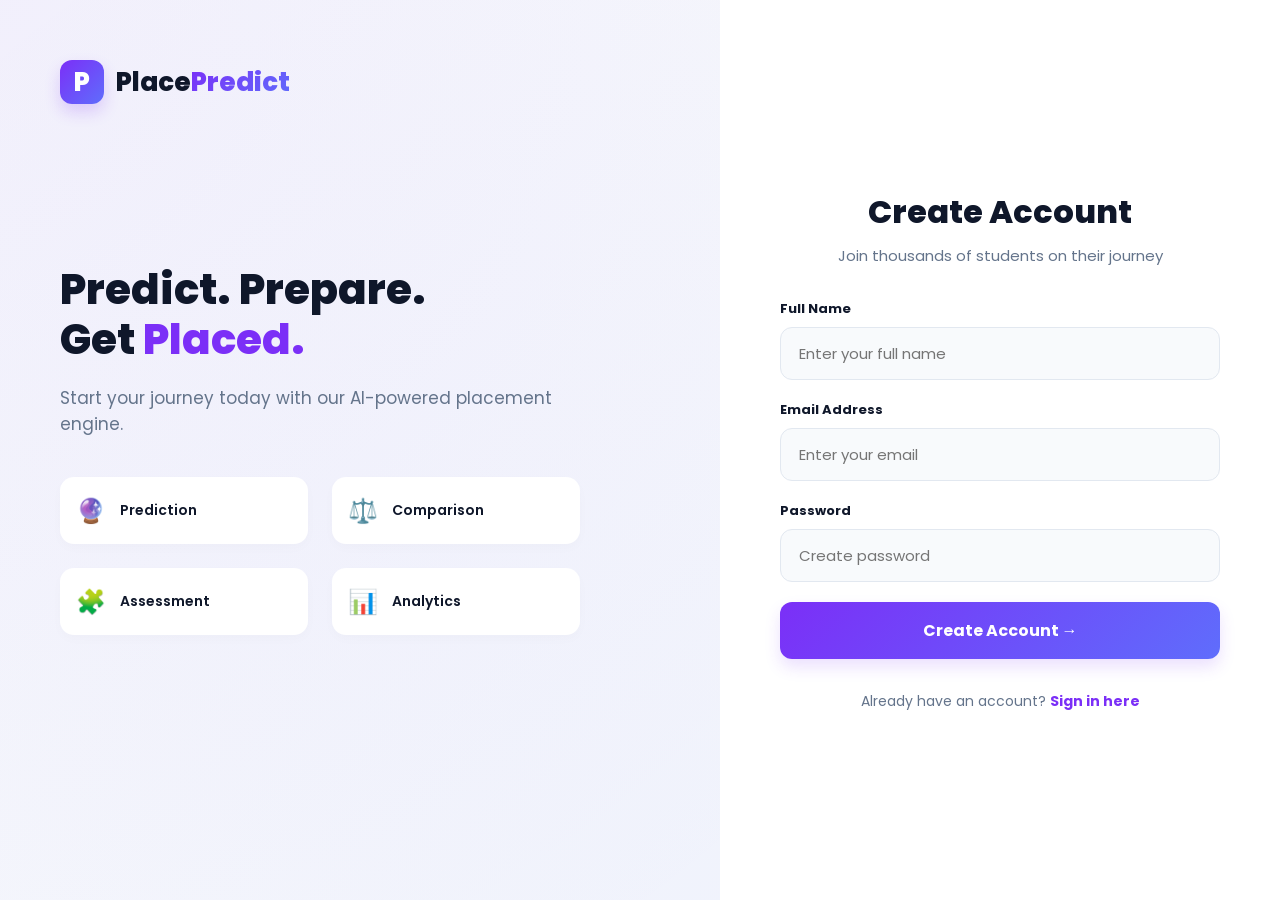
<file: index.html>
<!DOCTYPE html>
<html lang="en">
<head>
<meta charset="UTF-8"/>
<meta http-equiv="refresh" content="0; url=register.html"/>
<title>PlaceAI</title>
</head>
<body>
<a href="register.html">Redirecting to PlaceAI...</a>
</body>
</html>
</file>
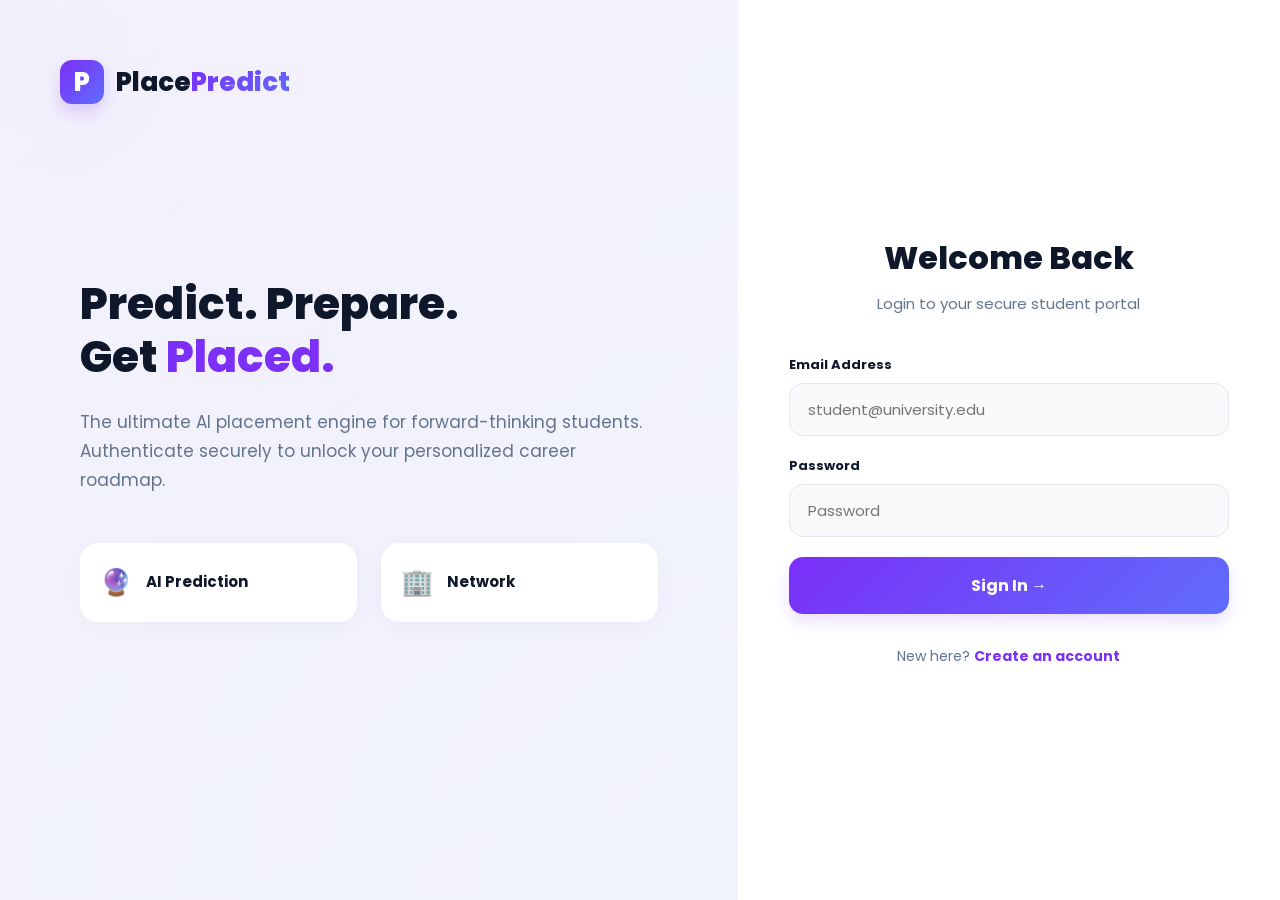
<file: compare.html>
<!DOCTYPE html>
<html lang="en">
<head>
<meta charset="UTF-8"/>
<meta name="viewport" content="width=device-width,initial-scale=1.0"/>
<title>PlacePredict – Student Comparison</title>
<link rel="stylesheet" href="styles.css"/>
<style>
.compare-table{width:100%;border-collapse:collapse;margin-top:24px;background:var(--bg-card);border-radius:var(--radius);overflow:hidden;box-shadow:var(--shadow-sm);}
.compare-table th, .compare-table td{padding:20px;text-align:center;border:1px solid var(--border-light);}
.compare-table th{background:rgba(108,76,241,0.05);font-weight:800;color:var(--text-primary);}
.compare-table tr:hover{background:rgba(108,76,241,0.02);}
.student-name-cell{display:flex;flex-direction:column;align-items:center;gap:8px;}
.stat-highlight{font-weight:900;font-size:18px;color:var(--primary);}
.winner-pill{background:var(--success);color:#fff;padding:4px 10px;border-radius:20px;font-size:10px;font-weight:700;margin-top:4px;}
</style>
</head>
<body>
<div class="glow-bg"></div><div class="glow-bg2"></div>
<div class="app-layout">
<aside class="sidebar">
    <div class="logo-text">Place <span>Predict</span></div>
  <nav class="sidebar-nav">
    <div class="nav-section-label">Main</div>
    <a href="dashboard.html" class="nav-item"><span class="nav-icon">🏠</span><span class="nav-label">Dashboard</span></a>
    <a href="predict.html" class="nav-item"><span class="nav-icon">🔮</span><span class="nav-label">Predict Placement</span></a>
    <a href="compare.html" class="nav-item active"><span class="nav-icon">⚖️</span><span class="nav-label">Student Comparison</span></a>
    <div class="nav-section-label">Assessment</div>
    <a href="assessment.html" class="nav-item"><span class="nav-icon">🧩</span><span class="nav-label">Skill Assessment</span></a>
    <div class="nav-section-label">Opportunities</div>
    <a href="companies.html" class="nav-item"><span class="nav-icon">🏢</span><span class="nav-label">Companies</span></a>
    <div class="nav-section-label">Reports</div>
    <a href="analytics.html" class="nav-item"><span class="nav-icon">📊</span><span class="nav-label">Placement Reports</span></a>
    <a href="history.html" class="nav-item"><span class="nav-icon">📜</span><span class="nav-label">Prediction History</span></a>
    <a href="settings.html" class="nav-item"><span class="nav-icon">⚙️</span><span class="nav-label">Settings</span></a>
  </nav>
</aside>

<div class="main-content">
  <nav class="navbar">
    <div class="navbar-actions">
      <div class="icon-btn" data-tooltip="Refresh" onclick="location.reload()">🔄</div>
      <div class="icon-btn" data-tooltip="Toggle Theme" onclick="toggleTheme()">🌓</div>
      <div class="user-avatar" id="navAvatar">U</div>
    </div>
  </nav>

  <div class="page-content">
    <div class="page-header">
      <h1 class="page-title">Peer Comparison</h1>
      <p class="page-subtitle">Compare your profile with peers to see AI placement predictions</p>
    </div>

    <!-- DATA ENTRY FORM -->
    <div class="card" style="margin-bottom:24px;">
      <h3 class="section-title">📝 Student Data Input</h3>
      <div id="studentInputs" style="display:grid; grid-template-columns:repeat(5, 1fr); gap:12px;">
        <!-- STUDENT 1 (YOU) -->
        <div class="student-entry" style="background:rgba(147, 51, 234, 0.05); padding:12px; border-radius:12px; border:1px solid var(--primary);">
          <div style="font-weight:700; margin-bottom:8px; color:var(--primary);">Student 1 (You)</div>
          <input type="text" class="form-input" id="name0" placeholder="Your Name" style="font-size:11px; margin-bottom:4px;">
          <input type="number" class="form-input" id="cgpa0_in" placeholder="CGPA" style="font-size:11px; margin-bottom:4px;">
          <input type="number" class="form-input" id="proj0_in" placeholder="Projects" style="font-size:11px; margin-bottom:4px;">
          <input type="number" class="form-input" id="int0_in" placeholder="Internships" style="font-size:11px; margin-bottom:4px;">
          <input type="number" class="form-input" id="back0_in" placeholder="Backlogs" style="font-size:11px; margin-bottom:4px;">
          <input type="text" class="form-input" id="skill0_in" placeholder="Primary Skill" style="font-size:11px;">
        </div>
        <div class="student-entry">
          <div style="font-weight:700; margin-bottom:8px; color:var(--secondary);">Student 2</div>
          <input type="text" class="form-input" id="name1" placeholder="Name" style="font-size:11px; margin-bottom:4px;">
          <input type="number" class="form-input" id="cgpa1_in" placeholder="CGPA" style="font-size:11px; margin-bottom:4px;">
          <input type="number" class="form-input" id="proj1_in" placeholder="Projects" style="font-size:11px; margin-bottom:4px;">
          <input type="number" class="form-input" id="int1_in" placeholder="Internships" style="font-size:11px; margin-bottom:4px;">
          <input type="number" class="form-input" id="back1_in" placeholder="Backlogs" value="0" style="font-size:11px; margin-bottom:4px;">
          <input type="text" class="form-input" id="skill1_in" placeholder="Primary Skill" style="font-size:11px;">
        </div>
        <div class="student-entry">
          <div style="font-weight:700; margin-bottom:8px; color:var(--accent-cyan);">Student 3</div>
          <input type="text" class="form-input" id="name2" placeholder="Name" style="font-size:11px; margin-bottom:4px;">
          <input type="number" class="form-input" id="cgpa2_in" placeholder="CGPA" style="font-size:11px; margin-bottom:4px;">
          <input type="number" class="form-input" id="proj2_in" placeholder="Projects" style="font-size:11px; margin-bottom:4px;">
          <input type="number" class="form-input" id="int2_in" placeholder="Internships" style="font-size:11px; margin-bottom:4px;">
          <input type="number" class="form-input" id="back2_in" placeholder="Backlogs" value="0" style="font-size:11px; margin-bottom:4px;">
          <input type="text" class="form-input" id="skill2_in" placeholder="Primary Skill" style="font-size:11px;">
        </div>
        <div class="student-entry">
          <div style="font-weight:700; margin-bottom:8px; color:var(--warning);">Student 4</div>
          <input type="text" class="form-input" id="name3" placeholder="Name" style="font-size:11px; margin-bottom:4px;">
          <input type="number" class="form-input" id="cgpa3_in" placeholder="CGPA" style="font-size:11px; margin-bottom:4px;">
          <input type="number" class="form-input" id="proj3_in" placeholder="Projects" style="font-size:11px; margin-bottom:4px;">
          <input type="number" class="form-input" id="int3_in" placeholder="Internships" style="font-size:11px; margin-bottom:4px;">
          <input type="number" class="form-input" id="back3_in" placeholder="Backlogs" value="0" style="font-size:11px; margin-bottom:4px;">
          <input type="text" class="form-input" id="skill3_in" placeholder="Primary Skill" style="font-size:11px;">
        </div>
        <div class="student-entry">
          <div style="font-weight:700; margin-bottom:8px; color:var(--success);">Student 5</div>
          <input type="text" class="form-input" id="name4" placeholder="Name" style="font-size:11px; margin-bottom:4px;">
          <input type="number" class="form-input" id="cgpa4_in" placeholder="CGPA" style="font-size:11px; margin-bottom:4px;">
          <input type="number" class="form-input" id="proj4_in" placeholder="Projects" style="font-size:11px; margin-bottom:4px;">
          <input type="number" class="form-input" id="int4_in" placeholder="Internships" style="font-size:11px; margin-bottom:4px;">
          <input type="number" class="form-input" id="back4_in" placeholder="Backlogs" value="0" style="font-size:11px; margin-bottom:4px;">
          <input type="text" class="form-input" id="skill4_in" placeholder="Primary Skill" style="font-size:11px;">
        </div>
      </div>
      <button class="btn btn-primary" style="width:100%; margin-top:16px;" onclick="runComparison()">⚡ Predict & Compare Students</button>
    </div>

    <table class="compare-table animate-fade-up">
      <thead>
        <tr id="tableHeader">
          <th>Metric</th>
          <th id="h0">Jebin Justin</th>
          <th id="h1">Student 2</th>
          <th id="h2">Student 3</th>
          <th id="h3">Student 4</th>
          <th id="h4">Student 5</th>
        </tr>
      </thead>
      <tbody>
        <tr>
          <td><strong>Profile</strong></td>
          <td><div class="student-name-cell"><div id="v0" class="user-avatar">J</div></div></td>
          <td><div class="student-name-cell"><div id="v1" class="user-avatar" style="background:var(--secondary);">?</div></div></td>
          <td><div class="student-name-cell"><div id="v2" class="user-avatar" style="background:var(--accent-cyan);">?</div></div></td>
          <td><div class="student-name-cell"><div id="v3" class="user-avatar" style="background:var(--warning);">?</div></div></td>
          <td><div class="student-name-cell"><div id="v4" class="user-avatar" style="background:var(--success);">?</div></div></td>
        </tr>
        <tr>
          <td><strong>CGPA</strong></td>
          <td id="cgpa0">--</td>
          <td id="cgpa1">--</td>
          <td id="cgpa2">--</td>
          <td id="cgpa3">--</td>
          <td id="cgpa4">--</td>
        </tr>
        <tr>
          <td><strong>Projects</strong></td>
          <td id="proj0">--</td>
          <td id="proj1">--</td>
          <td id="proj2">--</td>
          <td id="proj3">--</td>
          <td id="proj4">--</td>
        </tr>
        <tr>
          <td><strong>Internships</strong></td>
          <td id="int0">--</td>
          <td id="int1">--</td>
          <td id="int2">--</td>
          <td id="int3">--</td>
          <td id="int4">--</td>
        </tr>
        <tr>
          <td><strong>Predictive Score</strong></td>
          <td><span id="score0" class="stat-highlight">--</span></td>
          <td><span id="score1" class="stat-highlight">--</span></td>
          <td><span id="score2" class="stat-highlight">--</span></td>
          <td><span id="score3" class="stat-highlight">--</span></td>
          <td><span id="score4" class="stat-highlight">--</span></td>
        </tr>
        <tr>
          <td><strong>Salary Potent.</strong></td>
          <td id="sal0">--</td>
          <td id="sal1">--</td>
          <td id="sal2">--</td>
          <td id="sal3">--</td>
          <td id="sal4">--</td>
        </tr>
        <tr>
          <td><strong>Key Skill</strong></td>
          <td id="skill0">--</td>
          <td id="skill1">--</td>
          <td id="skill2">--</td>
          <td id="skill3">--</td>
          <td id="skill4">--</td>
        </tr>
        <tr>
          <td><strong>Backlogs</strong></td>
          <td id="back0">--</td>
          <td id="back1">--</td>
          <td id="back2">--</td>
          <td id="back3">--</td>
          <td id="back4">--</td>
        </tr>
      </tbody>
    </table>

    <div id="aiInsight" class="card" style="margin-top:32px; border-left:4px solid var(--primary); display:none;">
      <h3 class="section-title">🤖 AI Comparative Analysis</h3>
      <p id="insightText" style="font-size:14px; line-height:1.7; color:var(--text-secondary);"></p>
    </div>
  </div>
</div>
</div>

<script>
function toggleTheme() {
  const html = document.documentElement;
  const current = html.getAttribute('data-theme');
  const target = current === 'dark' ? 'light' : 'dark';
  html.setAttribute('data-theme', target);
  localStorage.setItem('theme', target);
}
(function() {
  const saved = localStorage.getItem('theme') || 'light';
  document.documentElement.setAttribute('data-theme', saved);

  // Load session user data
  const session = JSON.parse(localStorage.getItem('placePredictSession') || '{}');
  if (session.isLoggedIn) {
      document.getElementById('navAvatar').innerText = (session.name || "U").charAt(0).toUpperCase();
  } else {
      window.location.href = 'login.html';
  }
})();

function runComparison() {
  const btn = event.target;
  btn.innerText = "🤖 AI Predicting...";
  btn.disabled = true;

  let bestScore = -1;
  let bestStudent = null;

  for(let i=0; i<5; i++) {
    const name = document.getElementById(`name${i}`).value || `Student ${i+1}`;
    const cgpa = parseFloat(document.getElementById(`cgpa${i}_in`).value) || 0;
    const projects = parseInt(document.getElementById(`proj${i}_in`).value) || 0;
    const intern = parseInt(document.getElementById(`int${i}_in`).value) || 0;
    const backlogs = parseInt(document.getElementById(`back${i}_in`).value) || 0;
    const skills = document.getElementById(`skill${i}_in`).value || 'N/A';
    
    // Prediction logic
    // STRICT ZERO CHECK
    let score = 0;
    if (cgpa > 0) {
      score = Math.min(99, Math.round((cgpa/10)*60 + projects*3 + intern*5 - backlogs*5));
    }
    
    if (score > bestScore) {
      bestScore = score;
      bestStudent = { name, score };
    }

    // 60% THRESHOLD CHECK
    let lpa = 0;
    let lpaDisplay = "Not Selected";
    if (score >= 60) {
      lpa = Math.round((score/100)*35);
      lpaDisplay = lpa + " LPA";
    }

    // Update UI
    document.getElementById(`h${i}`).innerText = name;
    document.getElementById(`v${i}`).innerText = name.charAt(0);
    document.getElementById(`cgpa${i}`).innerText = cgpa;
    document.getElementById(`proj${i}`).innerText = projects;
    document.getElementById(`int${i}`).innerText = intern;
    document.getElementById(`back${i}`).innerText = backlogs;
    document.getElementById(`skill${i}`).innerText = skills;

    setTimeout(() => {
      animateValue("score" + i, 0, score, 1000, "%");
      
      const lpaObj = document.getElementById("sal" + i);
      if (score < 60) {
        lpaObj.innerHTML = `<span style="color:var(--danger); font-size:11px;">${lpaDisplay}</span>`;
      } else {
        animateValue("sal" + i, 0, lpa, 1200, " LPA");
      }
      
      if(i === 4) {
        setTimeout(() => {
          document.getElementById('aiInsight').style.display = 'block';
          document.getElementById('insightText').innerHTML = `
            Benchmarking complete. <strong>${bestStudent.name}</strong> is the top performer with <strong>${bestStudent.score}%</strong> probability. 
            Students with scores above 60% are eligible for matching.
            <div style="margin-top:20px; text-align:right;">
              <button class="btn btn-primary" onclick="goToMatching(${bestScore})">Next: View Best Student Matches &nbsp;→</button>
            </div>
          `;
          btn.innerText = "⚡ Analysis Complete";
          btn.disabled = false;
        }, 1500);
      }
    }, i * 300);
  }
}

function goToMatching(score) {
  window.location.href = `companies.html?source=comparison&score=${score}`;
}

function animateValue(id, start, end, duration, suffix = "") {
  const obj = document.getElementById(id);
  let startTimestamp = null;
  const step = (timestamp) => {
    if (!startTimestamp) startTimestamp = timestamp;
    const progress = Math.min((timestamp - startTimestamp) / duration, 1);
    obj.innerHTML = Math.floor(progress * (end - start) + start) + suffix;
    if (progress < 1) {
      window.requestAnimationFrame(step);
    }
  };
  window.requestAnimationFrame(step);
}

// SESSION INITIALIZATION
(function initUserSession() {
    const session = JSON.parse(localStorage.getItem('placePredictSession'));
    if (!session || !session.isLoggedIn) {
        window.location.href = 'login.html';
        return;
    }

    const navAvatar = document.getElementById('navAvatar');
    const nameInput0 = document.getElementById('name0');

    if (navAvatar) {
        if (session.picture) {
            navAvatar.innerHTML = `<img src="${session.picture}" style="width:100%; height:100%; border-radius:50%; object-fit:cover;" />`;
        } else {
            navAvatar.textContent = session.name.charAt(0).toUpperCase();
        }
    }
    if (nameInput0) nameInput0.value = session.name;
})();
</script>
</body>
</html>
</file>
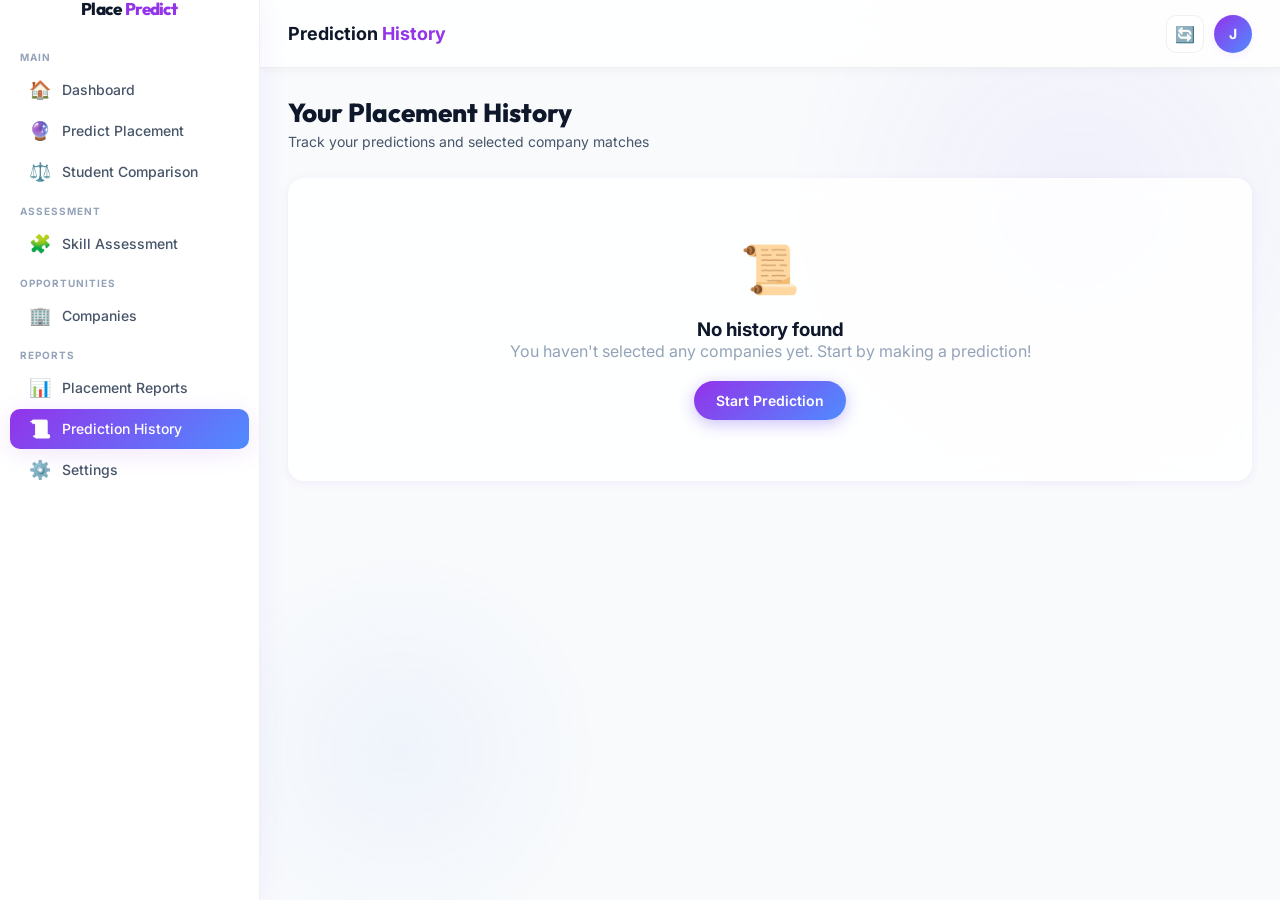
<file: history.html>
<!DOCTYPE html>
<html lang="en">
<head>
<meta charset="UTF-8"/>
<meta name="viewport" content="width=device-width,initial-scale=1.0"/>
<title>PlacePredict – Prediction History</title>
<link rel="stylesheet" href="styles.css"/>
</head>
<body>
<div class="glow-bg"></div><div class="glow-bg2"></div>
<div class="app-layout">
<aside class="sidebar">
    <div class="logo-text">Place <span>Predict</span></div>
  <nav class="sidebar-nav">
    <div class="nav-section-label">Main</div>
    <a href="dashboard.html" class="nav-item"><span class="nav-icon">🏠</span><span class="nav-label">Dashboard</span></a>
    <a href="predict.html" class="nav-item"><span class="nav-icon">🔮</span><span class="nav-label">Predict Placement</span></a>
    <a href="compare.html" class="nav-item"><span class="nav-icon">⚖️</span><span class="nav-label">Student Comparison</span></a>
    <div class="nav-section-label">Assessment</div>
    <a href="assessment.html" class="nav-item"><span class="nav-icon">🧩</span><span class="nav-label">Skill Assessment</span></a>
    <div class="nav-section-label">Opportunities</div>
    <a href="companies.html" class="nav-item"><span class="nav-icon">🏢</span><span class="nav-label">Companies</span></a>
    <div class="nav-section-label">Reports</div>
    <a href="analytics.html" class="nav-item"><span class="nav-icon">📊</span><span class="nav-label">Placement Reports</span></a>
    <a href="history.html" class="nav-item active"><span class="nav-icon">📜</span><span class="nav-label">Prediction History</span></a>
    <a href="settings.html" class="nav-item"><span class="nav-icon">⚙️</span><span class="nav-label">Settings</span></a>
  </nav>
</aside>

<div class="main-content">
  <nav class="navbar">
    <div class="navbar-title">Prediction <span>History</span></div>
    <div class="navbar-actions">
      <div class="icon-btn" onclick="location.reload()">🔄</div>
      <div class="user-avatar">J</div>
    </div>
  </nav>

  <div class="page-content">
    <div class="page-header">
      <h1 class="page-title">Your Placement History</h1>
      <p class="page-subtitle">Track your predictions and selected company matches</p>
    </div>

    <div id="historyList" class="grid grid-1" style="gap:16px;">
      <!-- History Items -->
    </div>

    <div id="noHistory" class="card" style="text-align:center; padding:60px; display:none;">
      <div style="font-size:48px; margin-bottom:20px;">📜</div>
      <h3>No history found</h3>
      <p style="color:var(--text-muted);">You haven't selected any companies yet. Start by making a prediction!</p>
      <a href="predict.html" class="btn btn-primary" style="display:inline-block; margin-top:20px;">Start Prediction</a>
    </div>
  </div>
</div>
</div>

<script>
function loadHistory() {
  const history = JSON.parse(localStorage.getItem('placementHistory') || '[]');
  const list = document.getElementById('historyList');
  const empty = document.getElementById('noHistory');

  if (history.length === 0) {
    empty.style.display = 'block';
    list.style.display = 'none';
    return;
  }

  list.innerHTML = history.reverse().map(item => {
    const logoMap = {
      'Google': 'assets/google.png',
      'Meta': 'assets/meta.png',
      'Microsoft': 'assets/microsoft.png',
      'Amazon': 'assets/amazon.png',
      'TCS': 'assets/tcs.png',
      'Infosys': 'assets/infosys.png'
    };
    const logoSrc = logoMap[item.company] || '';
    const logoHtml = logoSrc 
      ? `<img src="${logoSrc}" alt="${item.company}" style="width:100%; height:100%; object-fit:contain; padding:6px;">`
      : '🏢';

    return `
    <div class="card animate-fade-up" style="display:flex; justify-content:space-between; align-items:center;">
      <div style="display:flex; align-items:center; gap:20px;">
        <div style="width:50px; height:50px; background:#fff; border:1px solid var(--border-light); border-radius:12px; display:flex; align-items:center; justify-content:center; font-size:24px; overflow:hidden;">
          ${logoHtml}
        </div>
        <div>
          <h4 style="margin-bottom:4px;">${item.company}</h4>
          <div style="font-size:12px; color:var(--text-muted);">
            <span style="color:var(--primary); font-weight:700;">👤 ${item.student || 'Jebin Justin'}</span> &bull;
            <span>📅 ${item.date}</span> &bull; 
            <span style="color:var(--success); font-weight:700;">💰 ${item.lpa} LPA</span>
          </div>
        </div>
      </div>
      <div style="text-align:right;">
        <div class="winner-pill" style="background:var(--success);">Selected</div>
        <div style="font-size:11px; color:var(--text-muted); margin-top:4px;">Prediction Score: ${item.score}%</div>
      </div>
    </div>
    `;
  }).join('');
}

window.onload = loadHistory;
</script>
</body>
</html>
</file>
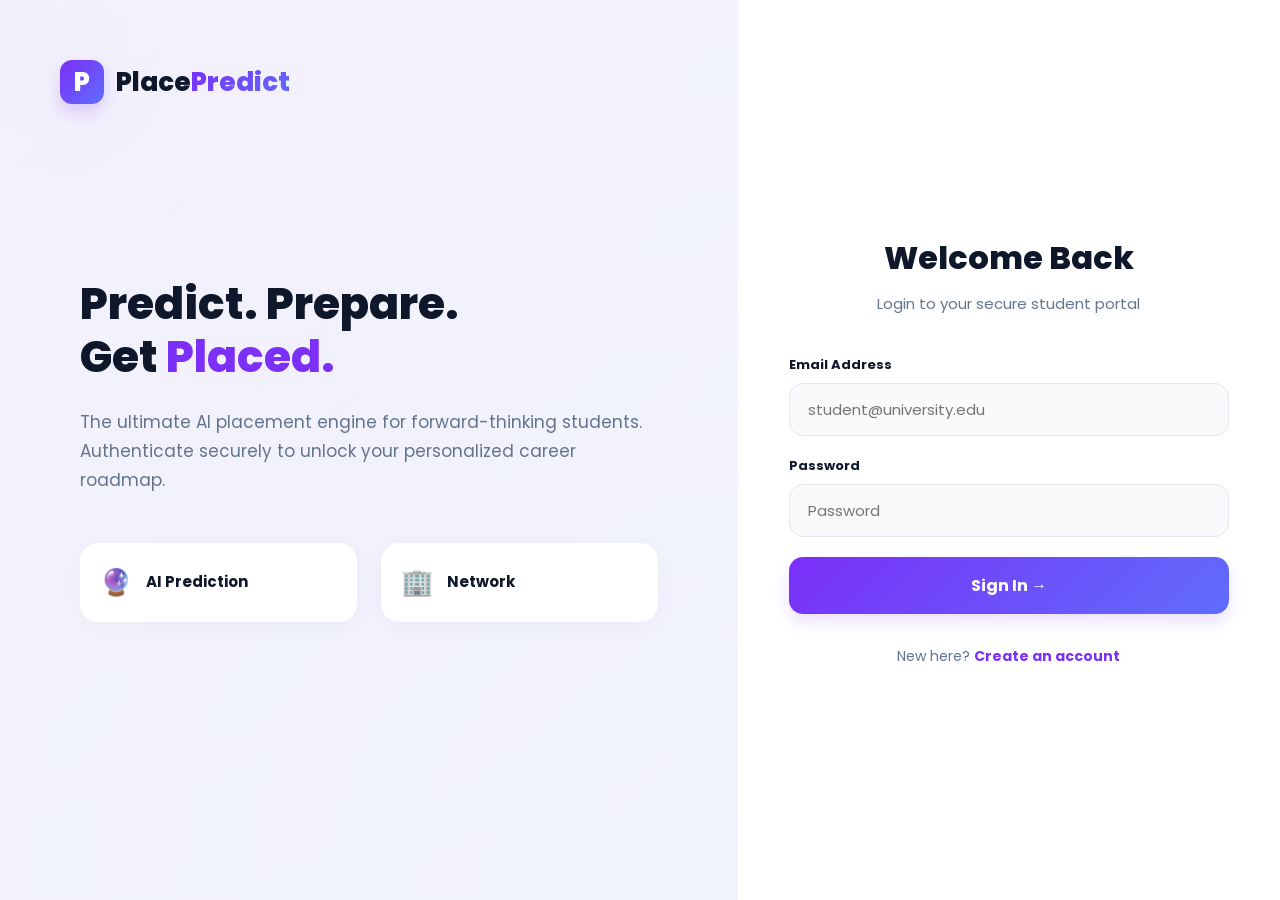
<file: login.html>
<!DOCTYPE html>
<html lang="en">
<head>
  <meta charset="UTF-8">
  <meta name="viewport" content="width=device-width, initial-scale=1.0">
  <title>PlacePredict | Secure Login</title>
  <!-- Google Identity Services -->
  <script src="https://accounts.google.com/gsi/client" async defer></script>
  <!-- Fonts -->
  <link rel="preconnect" href="https://fonts.googleapis.com">
  <link rel="preconnect" href="https://fonts.gstatic.com" crossorigin>
  <link href="https://fonts.googleapis.com/css2?family=Poppins:wght@300;400;500;600;700;800&display=swap" rel="stylesheet">
  <style>
    :root {
      --primary: #7B2FF7;
      --secondary: #5F6DFC;
      --dark: #0F172A;
      --gray: #64748B;
      --light: #F8FAFC;
      --white: #FFFFFF;
      --gradient: linear-gradient(135deg, #7B2FF7 0%, #5F6DFC 100%);
      --shadow: 0 20px 40px rgba(0, 0, 0, 0.08);
    }

    * { margin: 0; padding: 0; box-sizing: border-box; font-family: 'Poppins', sans-serif; }
    body { background: #F8FAFC; color: var(--dark); min-height: 100vh; overflow-x: hidden; }

    .split-container { display: flex; min-height: 100vh; width: 100%; }

    /* LEFT SIDE: BRANDING */
    .branding-side {
      flex: 1;
      padding: 80px;
      background: radial-gradient(circle at top left, rgba(123, 47, 247, 0.05), transparent),
                  radial-gradient(circle at bottom right, rgba(95, 109, 252, 0.05), transparent);
      display: flex;
      flex-direction: column;
      justify-content: center;
      position: relative;
    }

    .brand-logo {
      position: absolute;
      top: 60px;
      left: 60px;
      display: flex;
      align-items: center;
      gap: 12px;
      font-size: 26px;
      font-weight: 800;
    }

    .logo-p {
      width: 44px;
      height: 44px;
      background: var(--gradient);
      border-radius: 12px;
      display: flex;
      align-items: center;
      justify-content: center;
      color: white;
      box-shadow: 0 8px 16px rgba(123, 47, 247, 0.2);
    }

    .logo-text span {
      background: var(--gradient);
      -webkit-background-clip: text;
      -webkit-text-fill-color: transparent;
    }

    .content-wrap { max-width: 580px; }
    .hero-title { font-size: 44px; font-weight: 800; line-height: 1.2; margin-bottom: 24px; }
    .hero-title em { font-style: normal; color: var(--primary); }
    .hero-desc { font-size: 17px; color: var(--gray); margin-bottom: 48px; line-height: 1.7; }

    .feature-grid { display: grid; grid-template-columns: 1fr 1fr; gap: 24px; }
    .feature-box { 
      display: flex; 
      align-items: center; 
      gap: 14px; 
      background: white; 
      padding: 20px; 
      border-radius: 18px; 
      box-shadow: 0 4px 20px rgba(0,0,0,0.03);
    }
    .feature-box span { font-size: 26px; }
    .feature-box div h4 { font-size: 15px; font-weight: 700; margin-bottom: 2px; }

    /* RIGHT SIDE: LOGIN */
    .login-side {
      flex: 0.8;
      display: flex;
      align-items: center;
      justify-content: center;
      padding: 40px;
      background: white;
    }

    .login-wrapper { width: 100%; max-width: 440px; text-align: center; }
    .login-header { margin-bottom: 40px; }
    .login-header h1 { font-size: 32px; font-weight: 800; margin-bottom: 10px; }
    .login-header p { color: var(--gray); font-size: 15px; }

    /* GOOGLE BUTTON PILL DESIGN */
    #google-signin-btn {
      width: 100%;
      display: flex;
      justify-content: center;
      margin-bottom: 24px;
    }

    .custom-google-btn {
      display: flex;
      align-items: center;
      justify-content: center;
      gap: 12px;
      width: 100%;
      padding: 14px 24px;
      background: white;
      border: 1px solid #E2E8F0;
      border-radius: 50px; /* Pill shape */
      font-size: 16px;
      font-weight: 600;
      color: var(--dark);
      cursor: pointer;
      box-shadow: 0 4px 12px rgba(0,0,0,0.05);
      transition: all 0.3s cubic-bezier(0.4, 0, 0.2, 1);
    }

    .custom-google-btn:hover {
      background: #F8FAFC;
      transform: translateY(-2px);
      box-shadow: 0 8px 24px rgba(0,0,0,0.1);
      border-color: #CBD5E1;
    }

    .google-icon {
      width: 20px;
      height: 20px;
    }

    .divider {
      text-align: center;
      position: relative;
      margin-bottom: 32px;
    }

    .divider::before {
      content: ""; position: absolute; top: 50%; left: 0; width: 100%; height: 1px; background: #EDF2F7;
    }

    .divider span {
      position: relative; background: white; padding: 0 16px; font-size: 13px; color: var(--gray); z-index: 2;
    }

    .form-group { text-align: left; margin-bottom: 20px; }
    .form-group label { display: block; font-size: 13px; font-weight: 700; margin-bottom: 8px; color: var(--dark); }
    .field {
      width: 100%; padding: 14px 18px; background: #F8FAFC; border: 1px solid #E2E8F0; border-radius: 14px;
      font-size: 15px; transition: 0.2s;
    }
    .field:focus { outline: none; border-color: var(--primary); box-shadow: 0 0 0 4px rgba(123, 47, 247, 0.08); }

    .btn-submit {
      width: 100%; padding: 16px; background: var(--gradient); color: white; border: none; border-radius: 14px;
      font-size: 16px; font-weight: 700; cursor: pointer; box-shadow: 0 8px 16px rgba(123, 47, 247, 0.15);
      transition: 0.2s;
    }
    .btn-submit:hover { transform: translateY(-2px); box-shadow: 0 12px 24px rgba(123, 47, 247, 0.25); }

    .signup-link { margin-top: 32px; font-size: 14px; color: var(--gray); }
    .signup-link a { color: var(--primary); font-weight: 700; text-decoration: none; }

    @media (max-width: 1024px) {
      .branding-side { display: none; }
      .login-side { flex: 1; background: #F8FAFC; }
      .login-wrapper { background: white; padding: 40px; border-radius: 24px; box-shadow: var(--shadow); }
    }
  </style>
</head>
<body>

  <div class="split-container">
    <!-- BRANDING -->
    <section class="branding-side">
      <div class="brand-logo">
        <div class="logo-p">P</div>
        <div class="logo-text">Place<span>Predict</span></div>
      </div>
      <div class="content-wrap">
        <h1 class="hero-title">Predict. Prepare.<br>Get <em>Placed.</em></h1>
        <p class="hero-desc">The ultimate AI placement engine for forward-thinking students. Authenticate securely to unlock your personalized career roadmap.</p>
        <div class="feature-grid">
          <div class="feature-box"><span>🔮</span><div><h4>AI Prediction</h4></div></div>
          <div class="feature-box"><span>🏢</span><div><h4>Network</h4></div></div>
        </div>
      </div>
    </section>

    <!-- LOGIN -->
    <section class="login-side">
      <div class="login-wrapper">
        <div class="login-header">
          <h1>Welcome Back</h1>
          <p>Login to your secure student portal</p>
        </div>


        <form id="loginForm" autocomplete="off">
          <div class="form-group">
            <label>Email Address</label>
            <input type="email" id="email" class="field" placeholder="student@university.edu" required autocomplete="off">
          </div>
          <div class="form-group">
            <label>Password</label>
            <input type="password" id="pass" class="field" placeholder="Password" required autocomplete="new-password">
          </div>
          <button type="submit" class="btn-submit">Sign In →</button>
        </form>

        <div class="signup-link">
          New here? <a href="register.html">Create an account</a>
        </div>
      </div>
    </section>
  </div>

  <script>
    // Manual Form Submission
    document.getElementById('loginForm').onsubmit = (e) => {
        e.preventDefault();
        const email = document.getElementById('email').value;
        const name = email.split('@')[0];
        const sessionUser = {
          email: email,
          name: name.charAt(0).toUpperCase() + name.slice(1),
          isLoggedIn: true
        };
        localStorage.setItem('placePredictSession', JSON.stringify(sessionUser));
        window.location.href = 'dashboard.html';
    };

    localStorage.removeItem('placePredictSession');
    localStorage.setItem('theme', 'light');
    document.documentElement.setAttribute('data-theme', 'light');
  </script>
</body>
</html>
</file>
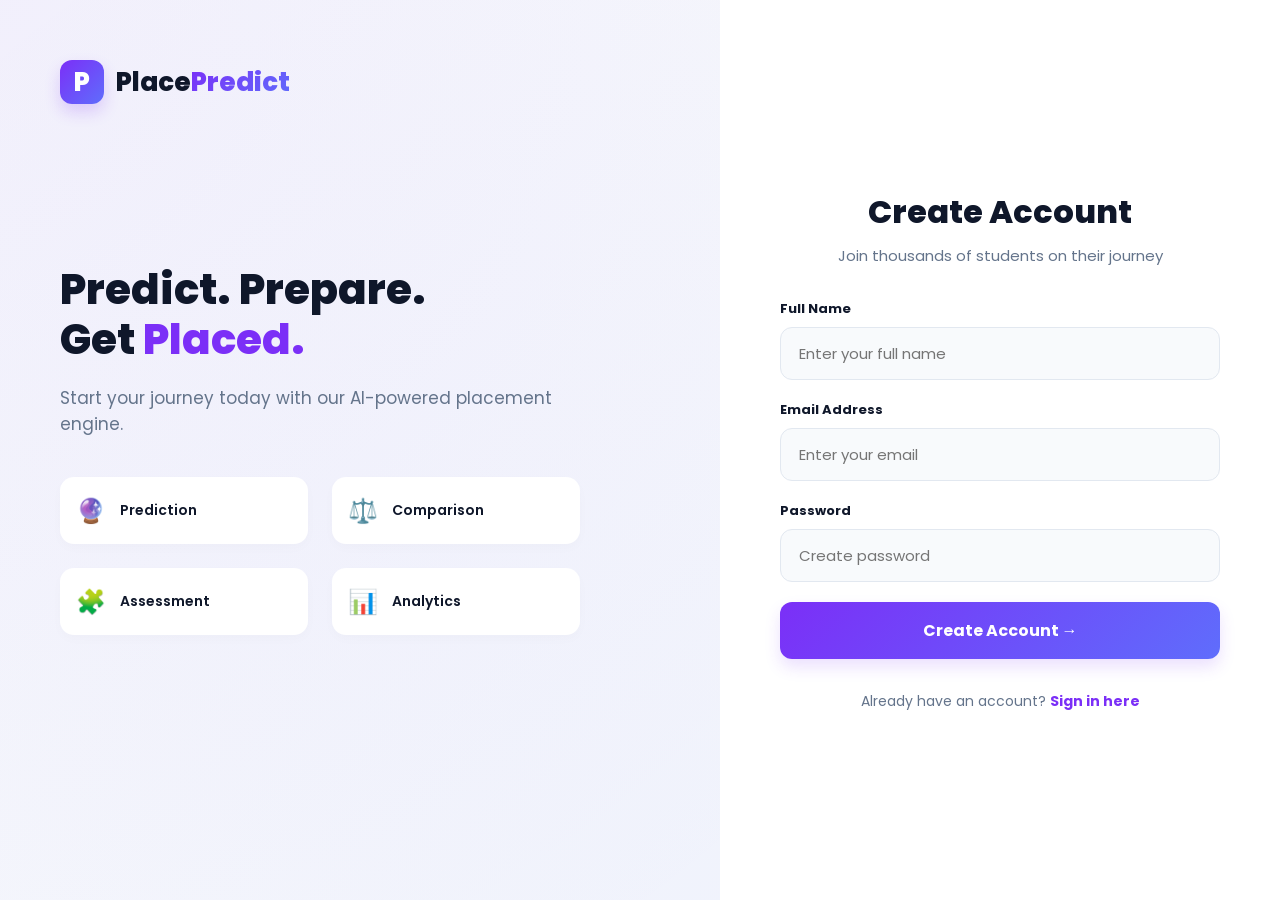
<file: register.html>
<!DOCTYPE html>
<html lang="en">
<head>
  <meta charset="UTF-8">
  <meta name="viewport" content="width=device-width, initial-scale=1.0">
  <title>PlacePredict | Register</title>
  <!-- Google Identity Services -->
  <script src="https://accounts.google.com/gsi/client" async defer></script>
  <!-- Fonts -->
  <link rel="preconnect" href="https://fonts.googleapis.com">
  <link rel="preconnect" href="https://fonts.gstatic.com" crossorigin>
  <link href="https://fonts.googleapis.com/css2?family=Poppins:wght@300;400;500;600;700;800&display=swap" rel="stylesheet">
  <style>
    :root {
      --primary: #7B2FF7;
      --secondary: #5F6DFC;
      --dark: #0F172A;
      --gray: #64748B;
      --light: #F8FAFC;
      --white: #FFFFFF;
      --gradient: linear-gradient(135deg, #7B2FF7 0%, #5F6DFC 100%);
      --shadow: 0 20px 40px rgba(0, 0, 0, 0.08);
    }

    * { margin: 0; padding: 0; box-sizing: border-box; font-family: 'Poppins', sans-serif; }
    body { background: #F8FAFC; color: var(--dark); min-height: 100vh; overflow-x: hidden; }

    .split-container { display: flex; min-height: 100vh; width: 100%; }

    .branding-side {
      flex: 1;
      padding: 60px;
      background: radial-gradient(circle at top left, rgba(123, 47, 247, 0.05), transparent),
                  radial-gradient(circle at bottom right, rgba(95, 109, 252, 0.05), transparent);
      display: flex;
      flex-direction: column;
      justify-content: center;
      position: relative;
    }

    .brand-logo {
      position: absolute;
      top: 60px;
      left: 60px;
      display: flex;
      align-items: center;
      gap: 12px;
      font-size: 26px;
      font-weight: 800;
    }

    .logo-p {
      width: 44px;
      height: 44px;
      background: var(--gradient);
      border-radius: 12px;
      display: flex;
      align-items: center;
      justify-content: center;
      color: white;
      box-shadow: 0 8px 16px rgba(123, 47, 247, 0.2);
    }

    .logo-text span {
      background: var(--gradient);
      -webkit-background-clip: text;
      -webkit-text-fill-color: transparent;
    }

    .content-wrap { max-width: 520px; }
    .hero-title { font-size: 42px; font-weight: 800; line-height: 1.2; margin-bottom: 20px; }
    .hero-title em { font-style: normal; color: var(--primary); }
    .hero-desc { font-size: 17px; color: var(--gray); margin-bottom: 40px; }

    .feature-grid { display: grid; grid-template-columns: 1fr 1fr; gap: 24px; }
    .feature-box { display: flex; align-items: center; gap: 14px; background: white; padding: 16px; border-radius: 14px; box-shadow: 0 4px 12px rgba(0,0,0,0.02); }
    .feature-box span { font-size: 24px; }
    .feature-box p { font-size: 14px; font-weight: 600; color: var(--dark); }

    .register-side {
      flex: 0.8;
      display: flex;
      align-items: center;
      justify-content: center;
      padding: 40px;
      background: white;
    }

    .register-wrapper { width: 100%; max-width: 440px; }
    .register-header { text-align: center; margin-bottom: 32px; }
    .register-header h1 { font-size: 32px; font-weight: 800; margin-bottom: 8px; }
    .register-header p { color: var(--gray); font-size: 15px; }

    .custom-google-btn {
      display: flex;
      align-items: center;
      justify-content: center;
      gap: 12px;
      width: 100%;
      padding: 14px 24px;
      background: white;
      border: 1px solid #E2E8F0;
      border-radius: 50px;
      font-size: 16px;
      font-weight: 600;
      color: var(--dark);
      cursor: pointer;
      box-shadow: 0 4px 12px rgba(0,0,0,0.05);
      transition: all 0.3s cubic-bezier(0.4, 0, 0.2, 1);
      margin-bottom: 24px;
    }

    .custom-google-btn:hover {
      background: #F8FAFC;
      transform: translateY(-2px);
      box-shadow: 0 8px 24px rgba(0,0,0,0.1);
    }

    .divider {
      text-align: center;
      position: relative;
      margin-bottom: 24px;
    }

    .divider::before {
      content: ""; position: absolute; top: 50%; left: 0; width: 100%; height: 1px; background: #EDF2F7;
    }

    .divider span {
      position: relative; background: white; padding: 0 16px; font-size: 13px; color: var(--gray); z-index: 2;
    }

    .form-group { margin-bottom: 20px; }
    .form-group label { display: block; font-size: 13px; font-weight: 700; margin-bottom: 8px; color: var(--dark); }
    .field {
      width: 100%; padding: 14px 18px; background: #F8FAFC; border: 1px solid #E2E8F0; border-radius: 12px;
      font-size: 15px; transition: 0.2s;
    }
    .field:focus { outline: none; border-color: var(--primary); box-shadow: 0 0 0 4px rgba(123, 47, 247, 0.08); }

    .btn-submit {
      width: 100%; padding: 16px; background: var(--gradient); color: white; border: none; border-radius: 12px;
      font-size: 16px; font-weight: 700; cursor: pointer; box-shadow: 0 8px 16px rgba(123, 47, 247, 0.15);
      transition: 0.2s;
    }
    .btn-submit:hover { transform: translateY(-2px); box-shadow: 0 12px 24px rgba(123, 47, 247, 0.25); }

    .login-link { text-align: center; margin-top: 32px; font-size: 14px; color: var(--gray); }
    .login-link a { color: var(--primary); font-weight: 700; text-decoration: none; }

    @media (max-width: 1024px) {
      .branding-side { display: none; }
      .register-side { flex: 1; background: #F8FAFC; }
      .register-wrapper { background: white; padding: 40px; border-radius: 24px; box-shadow: var(--shadow); }
    }
  </style>
</head>
<body>

  <script>
    localStorage.removeItem('placePredictSession');
    localStorage.removeItem('placePredictUser');
  </script>

  <div class="split-container">
    <section class="branding-side">
      <div class="brand-logo">
        <div class="logo-p">P</div>
        <div class="logo-text">Place<span>Predict</span></div>
      </div>
      <div class="content-wrap">
        <h1 class="hero-title">Predict. Prepare.<br>Get <em>Placed.</em></h1>
        <p class="hero-desc">Start your journey today with our AI-powered placement engine.</p>
        <div class="feature-grid">
          <div class="feature-box"><span>🔮</span><p>Prediction</p></div>
          <div class="feature-box"><span>⚖️</span><p>Comparison</p></div>
          <div class="feature-box"><span>🧩</span><p>Assessment</p></div>
          <div class="feature-box"><span>📊</span><p>Analytics</p></div>
        </div>
      </div>
    </section>

    <section class="register-side">
      <div class="register-wrapper">
        <div class="register-header">
          <h1>Create Account</h1>
          <p>Join thousands of students on their journey</p>
        </div>


        <form id="regForm" autocomplete="off">
          <div class="form-group">
            <label>Full Name</label>
            <input type="text" id="regName" class="field" placeholder="Enter your full name" required autocomplete="off">
          </div>
          <div class="form-group">
            <label>Email Address</label>
            <input type="email" id="regEmail" class="field" placeholder="Enter your email" required autocomplete="off">
          </div>
          <div class="form-group">
            <label>Password</label>
            <input type="password" id="regPass" class="field" placeholder="Create password" required autocomplete="new-password">
          </div>
          <button type="submit" class="btn-submit">Create Account →</button>
        </form>

        <div class="login-link">
          Already have an account? <a href="login.html">Sign in here</a>
        </div>
      </div>
    </section>
  </div>

  <script>
    // Manual Form Submission
    document.getElementById('regForm').onsubmit = (e) => {
        e.preventDefault();
        const name = document.getElementById('regName').value;
        const email = document.getElementById('regEmail').value;
        const sessionUser = {
          email: email,
          name: name,
          isLoggedIn: true
        };
        localStorage.setItem('placePredictSession', JSON.stringify(sessionUser));
        window.location.href = 'login.html';
    };

    localStorage.setItem('theme', 'light');
    document.documentElement.setAttribute('data-theme', 'light');
  </script>
</body>
</html>
</file>
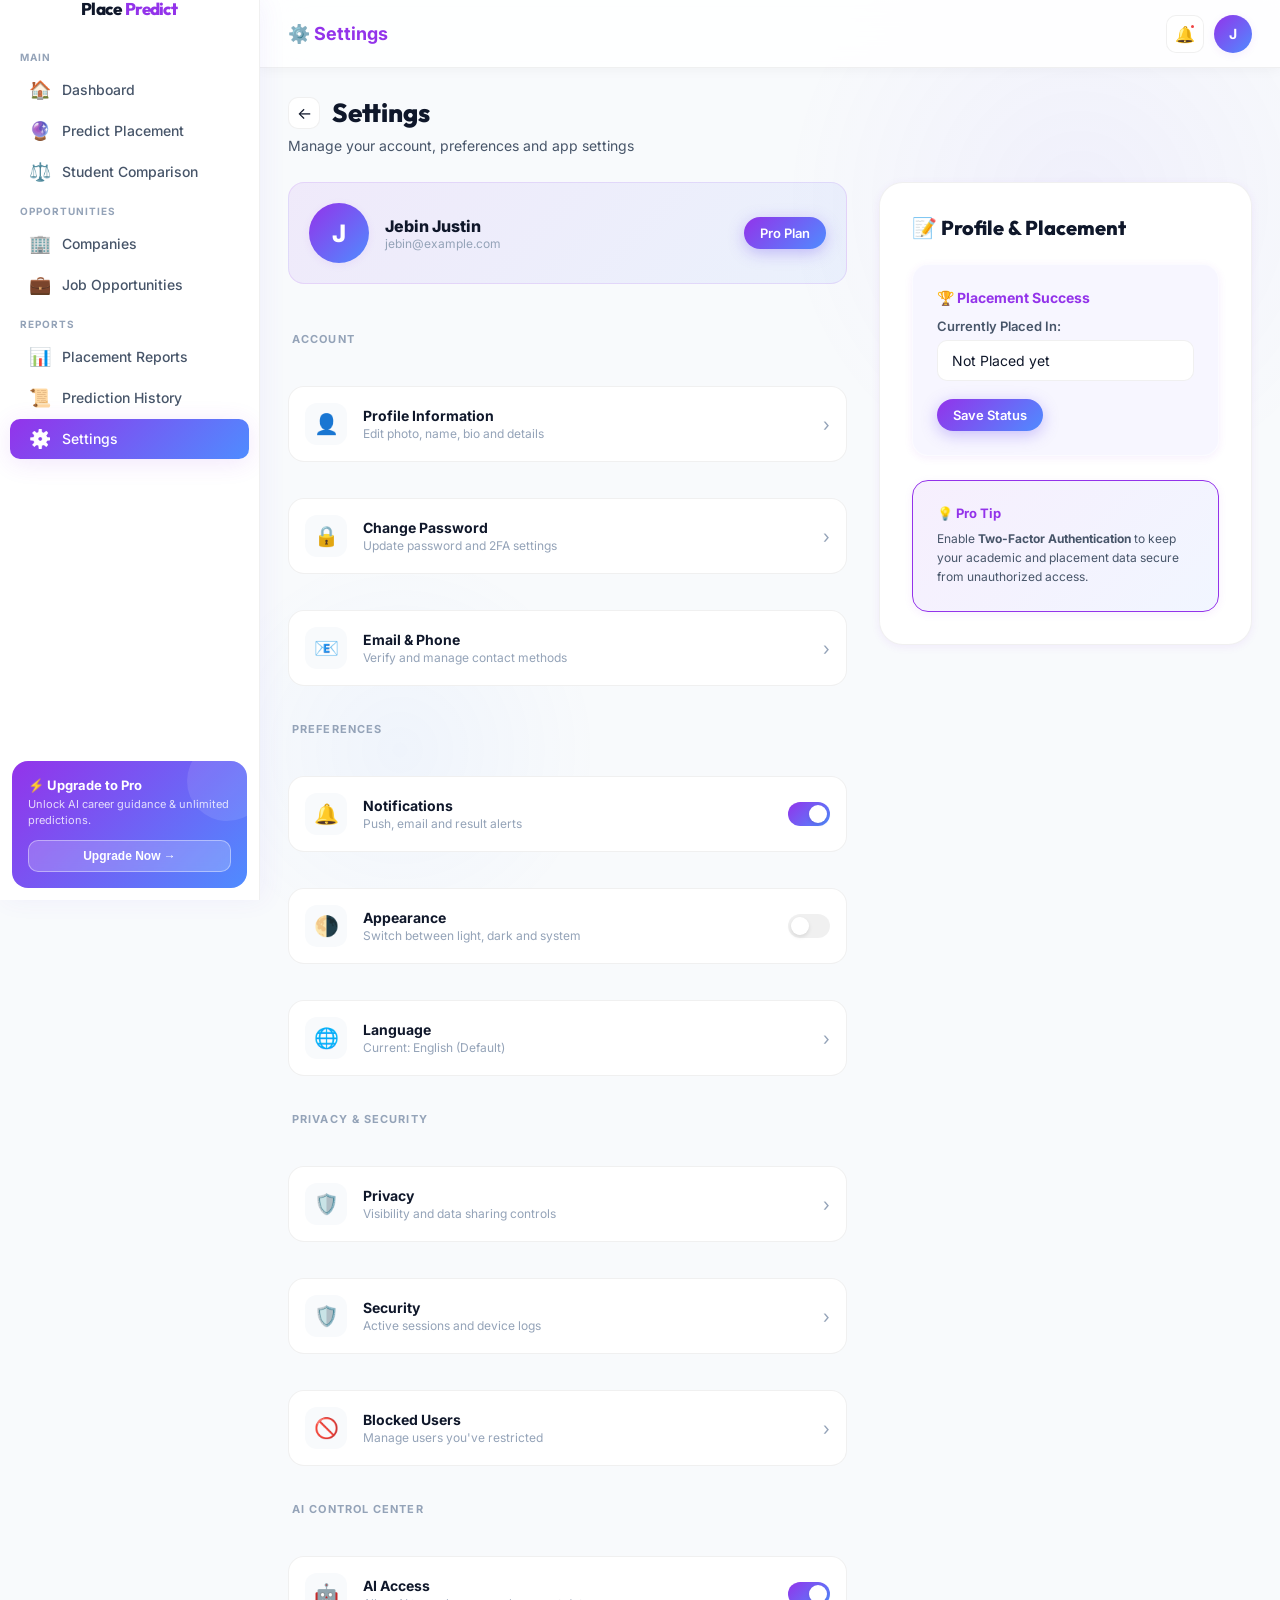
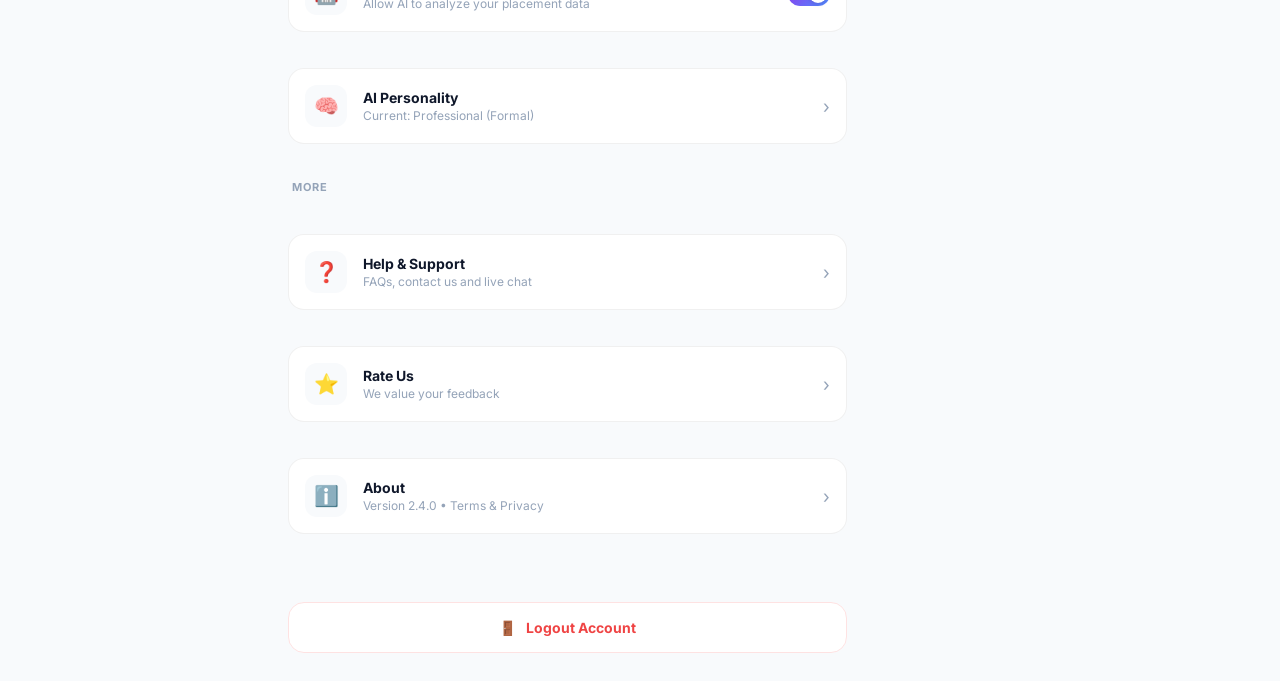
<file: settings.html>
<!DOCTYPE html>
<html lang="en">
<head>
<meta charset="UTF-8"/>
<meta name="viewport" content="width=device-width, initial-scale=1.0"/>
<title>PlacePredict – Settings</title>
<link rel="stylesheet" href="styles.css"/>
</head>
<body>
<div class="glow-bg"></div>
<div class="glow-bg2"></div>
<div class="app-layout">

<!-- SIDEBAR -->
<aside class="sidebar">
    <div class="logo-text">Place <span>Predict</span></div>
  <nav class="sidebar-nav">
    <div class="nav-section-label">Main</div>
    <a href="dashboard.html" class="nav-item"><span class="nav-icon">🏠</span><span class="nav-label">Dashboard</span></a>
    <a href="predict.html" class="nav-item"><span class="nav-icon">🔮</span><span class="nav-label">Predict Placement</span></a>
    <a href="compare.html" class="nav-item"><span class="nav-icon">⚖️</span><span class="nav-label">Student Comparison</span></a>
    <div class="nav-section-label">Opportunities</div>
    <a href="companies.html" class="nav-item"><span class="nav-icon">🏢</span><span class="nav-label">Companies</span></a>
    <a href="#" class="nav-item"><span class="nav-icon">💼</span><span class="nav-label">Job Opportunities</span></a>
    <div class="nav-section-label">Reports</div>
    <a href="analytics.html" class="nav-item"><span class="nav-icon">📊</span><span class="nav-label">Placement Reports</span></a>
    <a href="history.html" class="nav-item"><span class="nav-icon">📜</span><span class="nav-label">Prediction History</span></a>
    <a href="settings.html" class="nav-item active"><span class="nav-icon">⚙️</span><span class="nav-label">Settings</span></a>
  </nav>
  <div class="sidebar-premium">
    <div class="premium-title">⚡ Upgrade to Pro</div>
    <div class="premium-desc">Unlock AI career guidance & unlimited predictions.</div>
    <button class="premium-btn">Upgrade Now →</button>
  </div>
</aside>

<div class="main-content">
  <nav class="navbar">
    <div class="navbar-title">⚙️ <span>Settings</span></div>
    <div class="navbar-actions">
      <div class="icon-btn">🔔<span class="notif-dot"></span></div>
      <div class="user-avatar" onclick="window.location.href='settings.html'">J</div>
    </div>
  </nav>

  <div class="page-content">
    <div class="page-header">
      <div style="display:flex; align-items:center; gap:12px; margin-bottom:8px;">
        <div class="icon-btn" style="width:32px; height:32px;" onclick="window.history.back()">←</div>
        <h1 class="page-title" style="margin-bottom:0;">Settings</h1>
      </div>
      <p class="page-subtitle">Manage your account, preferences and app settings</p>
    </div>

    <div class="settings-container animate-fade-up">
      <!-- LEFT SIDE: SETTINGS PANEL -->
      <div class="settings-sidebar">
        

        <!-- PROFILE CARD -->
        <div class="settings-profile-card">
          <div class="settings-profile-avatar">J</div>
          <div class="settings-profile-info">
            <div class="settings-profile-name">Jebin Justin</div>
            <div class="settings-profile-email">jebin@example.com</div>
          </div>
          <button class="btn btn-primary btn-sm">Pro Plan</button>
        </div>

        <!-- ACCOUNT SECTION -->
        <div class="settings-section-header">Account</div>
        <div class="settings-item" onclick="alert('Opening Profile Settings...')">
          <div class="settings-item-icon" style="color:var(--primary);">👤</div>
          <div class="settings-item-info">
            <div class="settings-item-title">Profile Information</div>
            <div class="settings-item-subtitle">Edit photo, name, bio and details</div>
          </div>
          <div class="settings-item-arrow">›</div>
        </div>
        <div class="settings-item" onclick="alert('Opening Password Settings...')">
          <div class="settings-item-icon" style="color:var(--secondary);">🔒</div>
          <div class="settings-item-info">
            <div class="settings-item-title">Change Password</div>
            <div class="settings-item-subtitle">Update password and 2FA settings</div>
          </div>
          <div class="settings-item-arrow">›</div>
        </div>
        <div class="settings-item" onclick="alert('Opening Email & Phone Settings...')">
          <div class="settings-item-icon" style="color:var(--accent-cyan);">📧</div>
          <div class="settings-item-info">
            <div class="settings-item-title">Email & Phone</div>
            <div class="settings-item-subtitle">Verify and manage contact methods</div>
          </div>
          <div class="settings-item-arrow">›</div>
        </div>

        <!-- PREFERENCES SECTION -->
        <div class="settings-section-header">Preferences</div>
        <div class="settings-item">
          <div class="settings-item-icon" style="color:var(--warning);">🔔</div>
          <div class="settings-item-info">
            <div class="settings-item-title">Notifications</div>
            <div class="settings-item-subtitle">Push, email and result alerts</div>
          </div>
          <label class="switch">
            <input type="checkbox" checked>
            <span class="slider"></span>
          </label>
        </div>
        <div class="settings-item">
          <div class="settings-item-icon" style="color:var(--primary-light);">🌗</div>
          <div class="settings-item-info">
            <div class="settings-item-title">Appearance</div>
            <div class="settings-item-subtitle">Switch between light, dark and system</div>
          </div>
          <label class="switch">
            <input type="checkbox">
            <span class="slider"></span>
          </label>
        </div>
        <div class="settings-item">
          <div class="settings-item-icon" style="color:var(--success);">🌐</div>
          <div class="settings-item-info">
            <div class="settings-item-title">Language</div>
            <div class="settings-item-subtitle">Current: English (Default)</div>
          </div>
          <div class="settings-item-arrow">›</div>
        </div>

        <!-- PRIVACY SECTION -->
        <div class="settings-section-header">Privacy & Security</div>
        <div class="settings-item" onclick="alert('Managing Privacy Settings...')">
          <div class="settings-item-icon" style="color:var(--danger);">🛡️</div>
          <div class="settings-item-info">
            <div class="settings-item-title">Privacy</div>
            <div class="settings-item-subtitle">Visibility and data sharing controls</div>
          </div>
          <div class="settings-item-arrow">›</div>
        </div>
        <div class="settings-item" onclick="alert('Managing Security Settings...')">
          <div class="settings-item-icon" style="color:var(--primary);">🛡️</div>
          <div class="settings-item-info">
            <div class="settings-item-title">Security</div>
            <div class="settings-item-subtitle">Active sessions and device logs</div>
          </div>
          <div class="settings-item-arrow">›</div>
        </div>
        <div class="settings-item" onclick="alert('Managing Blocked Users...')">
          <div class="settings-item-icon" style="color:var(--text-muted);">🚫</div>
          <div class="settings-item-info">
            <div class="settings-item-title">Blocked Users</div>
            <div class="settings-item-subtitle">Manage users you've restricted</div>
          </div>
          <div class="settings-item-arrow">›</div>
        </div>

        <!-- AI CONTROL CENTER -->
        <div class="settings-section-header">AI Control Center</div>
        <div class="settings-item">
          <div class="settings-item-icon" style="color:var(--primary);">🤖</div>
          <div class="settings-item-info">
            <div class="settings-item-title">AI Access</div>
            <div class="settings-item-subtitle">Allow AI to analyze your placement data</div>
          </div>
          <label class="switch">
            <input type="checkbox" id="aiToggle" checked onchange="alert('AI Access ' + (this.checked ? 'Enabled' : 'Disabled'))">
            <span class="slider"></span>
          </label>
        </div>
        <div class="settings-item" onclick="alert('Configuring AI Personality...')">
          <div class="settings-item-icon" style="color:var(--secondary);">🧠</div>
          <div class="settings-item-info">
            <div class="settings-item-title">AI Personality</div>
            <div class="settings-item-subtitle">Current: Professional (Formal)</div>
          </div>
          <div class="settings-item-arrow">›</div>
        </div>

        <!-- MORE SECTION -->
        <div class="settings-section-header">More</div>
        <div class="settings-item">
          <div class="settings-item-icon">❓</div>
          <div class="settings-item-info">
            <div class="settings-item-title">Help & Support</div>
            <div class="settings-item-subtitle">FAQs, contact us and live chat</div>
          </div>
          <div class="settings-item-arrow">›</div>
        </div>
        <div class="settings-item">
          <div class="settings-item-icon">⭐</div>
          <div class="settings-item-info">
            <div class="settings-item-title">Rate Us</div>
            <div class="settings-item-subtitle">We value your feedback</div>
          </div>
          <div class="settings-item-arrow">›</div>
        </div>
        <div class="settings-item">
          <div class="settings-item-icon">ℹ️</div>
          <div class="settings-item-info">
            <div class="settings-item-title">About</div>
            <div class="settings-item-subtitle">Version 2.4.0 • Terms & Privacy</div>
          </div>
          <div class="settings-item-arrow">›</div>
        </div>

        <!-- LOGOUT -->
        <div class="logout-btn-card" onclick="confirmLogout()">
          <span>🚪</span> Logout Account
        </div>
      </div>

      <!-- RIGHT SIDE: EXPLANATION PANEL -->
      <div class="explanation-panel">
        <h2 class="explanation-title">📝 Profile & Placement</h2>
        
        <div class="card" style="margin-bottom:24px; background:rgba(108,76,241,0.05);">
          <div style="font-size:14px; font-weight:700; color:var(--primary); margin-bottom:12px;">🏆 Placement Success</div>
          <div class="form-group">
            <label class="form-label">Currently Placed In:</label>
            <input type="text" class="form-input" id="placedCompany" placeholder="e.g. Google, TCS, etc." value="Not Placed yet"/>
          </div>
          <button class="btn btn-primary btn-sm" onclick="savePlacement()">Save Status</button>
        </div>


        <div class="card" style="margin-top:24px; background:var(--gradient-soft); border-color:var(--primary);">
          <div style="font-size:13px; font-weight:700; color:var(--primary); margin-bottom:8px;">💡 Pro Tip</div>
          <p style="font-size:12px; color:var(--text-secondary); line-height:1.6;">
            Enable <strong>Two-Factor Authentication</strong> to keep your academic and placement data secure from unauthorized access.
          </p>
        </div>
      </div>
    </div>
  </div>
</div>
</div>
<script>
function confirmLogout() {
  if(confirm("Are you sure you want to logout?")) {
    window.location.href = 'login.html';
  }
}
function savePlacement() {
  const company = document.getElementById('placedCompany').value;
  alert("Placement status updated to: " + company);
}
document.querySelectorAll('.settings-item').forEach(item => {
  item.onclick = () => {
    const title = item.querySelector('.settings-item-title').innerText;
    alert("Opening " + title + " settings...");
  }
});
</script>
</body>
</html>
</file>
<file: styles.css>
@import url('https://fonts.googleapis.com/css2?family=Inter:wght@300;400;500;600;700;800;900&family=Outfit:wght@300;400;500;600;700;800&display=swap');

:root {
  --primary: #9333EA;
  --primary-light: #A855F7;
  --primary-dark: #7E22CE;
  --secondary: #4F8CFF;
  --accent-cyan: #22D3EE;
  --accent-pink: #F472B6;
  --success: #10B981;
  --warning: #F59E0B;
  --danger: #EF4444;
  --bg: #F8FAFC;
  --bg-white: #FFFFFF;
  --bg-card: rgba(255, 255, 255, 0.85);
  --border: rgba(147, 51, 234, 0.12);
  --border-light: rgba(0, 0, 0, 0.06);
  --text-primary: #0F172A;
  --text-secondary: #475569;
  --text-muted: #94A3B8;
  --sidebar-w: 260px;
  --navbar-h: 68px;
  --radius: 16px;
  --radius-sm: 10px;
  --radius-lg: 24px;
  --shadow-sm: 0 2px 8px rgba(147, 51, 234, 0.08);
  --shadow: 0 4px 24px rgba(147, 51, 234, 0.12);
  --shadow-lg: 0 8px 40px rgba(147, 51, 234, 0.18);
  --glass: rgba(255, 255, 255, 0.7);
  --glass-border: rgba(255, 255, 255, 0.5);
  --gradient: linear-gradient(135deg, #9333EA 0%, #4F8CFF 100%);
  --gradient-soft: linear-gradient(135deg, rgba(147, 51, 234, 0.08) 0%, rgba(79, 140, 255, 0.08) 100%);
  --gradient-glow: linear-gradient(135deg, #9333EA 0%, #22D3EE 100%);
  --sidebar-bg: rgba(255, 255, 255, 0.92);
}

[data-theme="dark"] {
  --bg: #0F172A;
  --bg-white: #1E293B;
  --bg-card: rgba(30, 41, 59, 0.85);
  --border: rgba(255, 255, 255, 0.1);
  --border-light: rgba(255, 255, 255, 0.05);
  --text-primary: #F1F5F9;
  --text-secondary: #CBD5E1;
  --text-muted: #64748B;
  --glass: rgba(30, 41, 59, 0.7);
  --glass-border: rgba(255, 255, 255, 0.1);
  --shadow-sm: 0 4px 12px rgba(0, 0, 0, 0.2);
  --shadow: 0 8px 30px rgba(0, 0, 0, 0.3);
  --sidebar-bg: rgba(30, 41, 59, 0.92);
}

* {
  margin: 0;
  padding: 0;
  box-sizing: border-box;
}

html {
  scroll-behavior: smooth;
}

body {
  font-family: 'Inter', sans-serif;
  background: var(--bg);
  color: var(--text-primary);
  min-height: 100vh;
  overflow-x: hidden;
}

/* SCROLLBAR */
::-webkit-scrollbar {
  width: 6px;
}

::-webkit-scrollbar-track {
  background: transparent;
}

::-webkit-scrollbar-thumb {
  background: rgba(108, 76, 241, 0.3);
  border-radius: 99px;
}

/* LAYOUT */
.app-layout {
  display: flex;
  min-height: 100vh;
}

/* SIDEBAR */
.sidebar {
  width: var(--sidebar-w);
  height: 100vh;
  position: fixed;
  left: 0;
  top: 0;
  background: var(--sidebar-bg);
  backdrop-filter: blur(20px);
  -webkit-backdrop-filter: blur(20px);
  border-right: 1px solid var(--border-light);
  display: flex;
  flex-direction: column;
  z-index: 100;
  box-shadow: 4px 0 24px rgba(108, 76, 241, 0.06);
  overflow-y: auto;
  overflow-x: hidden;
}

.sidebar-logo {
  padding: 32px 20px;
  text-align: center;
}

.logo-text {
  font-family: 'Outfit', sans-serif;
  font-size: 26px;
  font-weight: 800;
  color: #0F172A;
  letter-spacing: -0.8px;
  display: flex;
  align-items: center;
  justify-content: center;
  gap: 4px;
  margin-bottom: 8px;
  text-transform: none;
  width: 100%;
}

[data-theme="dark"] .logo-text {
  color: #F1F5F9;
}

.logo-text span {
  color: var(--primary);
}
}

.logo-icon {
  width: 38px;
  height: 38px;
  background: var(--gradient);
  border-radius: 10px;
  display: flex;
  align-items: center;
  justify-content: center;
  font-size: 18px;
  box-shadow: 0 4px 12px rgba(108, 76, 241, 0.35);
}

.logo-text {
  font-family: 'Outfit', sans-serif;
  font-weight: 800;
  font-size: 17px;
  color: var(--text-primary);
  line-height: 1.1;
}

.logo-text span {
  color: var(--primary);
}

.logo-badge {
  font-size: 9px;
  font-weight: 600;
  color: var(--primary);
  background: rgba(108, 76, 241, 0.1);
  padding: 2px 6px;
  border-radius: 20px;
  display: block;
  margin-top: 2px;
}

.sidebar-nav {
  flex: 1;
  padding: 12px 0;
}

.nav-section-label {
  font-size: 10px;
  font-weight: 700;
  color: var(--text-muted);
  letter-spacing: 0.1em;
  text-transform: uppercase;
  padding: 12px 20px 6px;
}

.nav-item {
  display: flex;
  align-items: center;
  gap: 12px;
  padding: 10px 20px;
  cursor: pointer;
  border-radius: 0;
  transition: all 0.2s ease;
  text-decoration: none;
  color: var(--text-secondary);
  font-size: 14px;
  font-weight: 500;
  position: relative;
  margin: 1px 10px;
  border-radius: var(--radius-sm);
}

.nav-item:hover {
  background: var(--gradient-soft);
  color: var(--primary);
}

.nav-item.active {
  background: var(--gradient);
  color: #fff;
  box-shadow: var(--shadow);
}

.nav-item.active .nav-icon {
  filter: brightness(10);
}

.nav-icon {
  width: 20px;
  height: 20px;
  font-size: 18px;
  display: flex;
  align-items: center;
  justify-content: center;
  flex-shrink: 0;
}

.nav-label {
  flex: 1;
}

.nav-badge {
  background: var(--primary);
  color: #fff;
  font-size: 10px;
  font-weight: 700;
  padding: 2px 7px;
  border-radius: 20px;
}

.nav-item.active .nav-badge {
  background: rgba(255, 255, 255, 0.3);
}

.sidebar-premium {
  margin: 12px;
  padding: 16px;
  background: var(--gradient);
  border-radius: var(--radius);
  color: #fff;
  position: relative;
  overflow: hidden;
}

.sidebar-premium::before {
  content: '';
  position: absolute;
  top: -20px;
  right: -20px;
  width: 80px;
  height: 80px;
  background: rgba(255, 255, 255, 0.1);
  border-radius: 50%;
}

.premium-title {
  font-size: 13px;
  font-weight: 700;
  margin-bottom: 4px;
}

.premium-desc {
  font-size: 11px;
  opacity: 0.8;
  margin-bottom: 12px;
  line-height: 1.4;
}

.premium-btn {
  background: rgba(255, 255, 255, 0.2);
  border: 1px solid rgba(255, 255, 255, 0.4);
  color: #fff;
  padding: 8px 14px;
  border-radius: var(--radius-sm);
  font-size: 12px;
  font-weight: 600;
  cursor: pointer;
  width: 100%;
  backdrop-filter: blur(4px);
  transition: all 0.2s;
}

.premium-btn:hover {
  background: rgba(255, 255, 255, 0.3);
}

/* MAIN CONTENT */
.main-content {
  margin-left: var(--sidebar-w);
  flex: 1;
  min-height: 100vh;
}

/* NAVBAR */
.navbar {
  height: var(--navbar-h);
  background: rgba(255, 255, 255, 0.85);
  backdrop-filter: blur(20px);
  -webkit-backdrop-filter: blur(20px);
  border-bottom: 1px solid var(--border-light);
  position: sticky;
  top: 0;
  z-index: 90;
  display: flex;
  align-items: center;
  padding: 0 28px;
  gap: 16px;
  box-shadow: 0 2px 12px rgba(0, 0, 0, 0.04);
}

.navbar-title {
  font-size: 18px;
  font-weight: 700;
  color: var(--text-primary);
  flex: 1;
}

.navbar-title span {
  color: var(--primary);
}

.search-bar {
  display: flex;
  align-items: center;
  gap: 10px;
  background: var(--bg);
  border: 1px solid var(--border-light);
  border-radius: 50px;
  padding: 8px 16px;
  width: 240px;
  transition: all 0.2s;
}

.search-bar:focus-within {
  border-color: var(--primary);
  box-shadow: 0 0 0 3px rgba(108, 76, 241, 0.1);
  width: 280px;
}

.search-bar input {
  border: none;
  background: transparent;
  outline: none;
  font-size: 13px;
  color: var(--text-primary);
  width: 100%;
  font-family: 'Inter', sans-serif;
}

.search-bar input::placeholder {
  color: var(--text-muted);
}

.navbar-actions {
  display: flex;
  align-items: center;
  gap: 10px;
}

.icon-btn {
  width: 38px;
  height: 38px;
  border-radius: 10px;
  border: 1px solid var(--border-light);
  background: var(--bg-white);
  display: flex;
  align-items: center;
  justify-content: center;
  cursor: pointer;
  font-size: 16px;
  transition: all 0.2s;
  position: relative;
}

.icon-btn:hover {
  border-color: var(--primary);
  background: rgba(108, 76, 241, 0.06);
}

.notif-dot {
  position: absolute;
  top: 7px;
  right: 7px;
  width: 7px;
  height: 7px;
  background: var(--danger);
  border-radius: 50%;
  border: 2px solid #fff;
}

.user-avatar {
  width: 38px;
  height: 38px;
  border-radius: 50%;
  background: var(--gradient);
  display: flex;
  align-items: center;
  justify-content: center;
  color: #fff;
  font-weight: 700;
  font-size: 14px;
  cursor: pointer;
  box-shadow: var(--shadow-sm);
}

/* CARDS */
.card {
  background: var(--bg-card);
  backdrop-filter: blur(12px);
  -webkit-backdrop-filter: blur(12px);
  border-radius: var(--radius);
  border: 1px solid var(--glass-border);
  padding: 24px;
  box-shadow: var(--shadow-sm);
  transition: all 0.3s ease;
}

.card:hover {
  box-shadow: var(--shadow);
  transform: translateY(-2px);
}

.card-sm {
  padding: 16px;
  border-radius: var(--radius-sm);
}

.card-lg {
  padding: 32px;
  border-radius: var(--radius-lg);
}

/* STAT CARDS */
.stat-card {
  background: var(--bg-card);
  backdrop-filter: blur(12px);
  border-radius: var(--radius);
  border: 1px solid var(--glass-border);
  padding: 20px;
  box-shadow: var(--shadow-sm);
  transition: all 0.3s;
  position: relative;
  overflow: hidden;
}

.stat-card::before {
  content: '';
  position: absolute;
  top: 0;
  left: 0;
  right: 0;
  height: 3px;
  background: var(--gradient);
}

.stat-card:hover {
  box-shadow: var(--shadow);
  transform: translateY(-3px);
}

.stat-icon {
  width: 44px;
  height: 44px;
  border-radius: 12px;
  display: flex;
  align-items: center;
  justify-content: center;
  font-size: 20px;
  margin-bottom: 14px;
}

.stat-value {
  font-size: 28px;
  font-weight: 800;
  color: var(--text-primary);
  margin-bottom: 4px;
  font-family: 'Outfit', sans-serif;
}

.stat-label {
  font-size: 13px;
  color: var(--text-secondary);
  font-weight: 500;
  margin-bottom: 8px;
}

.stat-change {
  font-size: 12px;
  font-weight: 600;
  display: flex;
  align-items: center;
  gap: 4px;
}

.stat-change.up {
  color: var(--success);
}

.stat-change.down {
  color: var(--danger);
}

/* GRID */
.grid {
  display: grid;
  gap: 20px;
}

.grid-2 {
  grid-template-columns: repeat(2, 1fr);
}

.grid-3 {
  grid-template-columns: repeat(3, 1fr);
}

.grid-4 {
  grid-template-columns: repeat(4, 1fr);
}

.grid-5 {
  grid-template-columns: repeat(5, 1fr);
}

/* BUTTONS */
.btn {
  display: inline-flex;
  align-items: center;
  justify-content: center;
  gap: 8px;
  padding: 11px 22px;
  border-radius: 50px;
  font-size: 14px;
  font-weight: 600;
  cursor: pointer;
  transition: all 0.25s;
  border: none;
  font-family: 'Inter', sans-serif;
  text-decoration: none;
}

.btn-primary {
  background: var(--gradient);
  color: #fff;
  box-shadow: 0 4px 16px rgba(108, 76, 241, 0.35);
}

.btn-primary:hover {
  box-shadow: 0 6px 24px rgba(108, 76, 241, 0.5);
  transform: translateY(-1px);
}

.btn-outline {
  background: transparent;
  color: var(--primary);
  border: 1.5px solid var(--primary);
}

.btn-outline:hover {
  background: rgba(108, 76, 241, 0.07);
}

.btn-ghost {
  background: transparent;
  color: var(--text-secondary);
  border: 1.5px solid var(--border-light);
}

.btn-ghost:hover {
  border-color: var(--primary);
  color: var(--primary);
}

.btn-glow {
  background: var(--gradient);
  color: #fff;
  box-shadow: 0 0 0 0 rgba(108, 76, 241, 0.5);
  animation: glow-pulse 2.5s infinite;
}

@keyframes glow-pulse {

  0%,
  100% {
    box-shadow: 0 4px 16px rgba(108, 76, 241, 0.4), 0 0 0 0 rgba(108, 76, 241, 0.3);
  }

  50% {
    box-shadow: 0 4px 16px rgba(108, 76, 241, 0.4), 0 0 0 10px rgba(108, 76, 241, 0);
  }
}

.btn-sm {
  padding: 8px 16px;
  font-size: 13px;
}

.btn-lg {
  padding: 14px 32px;
  font-size: 16px;
}

/* FORMS */
.form-group {
  margin-bottom: 18px;
}

.form-label {
  display: block;
  font-size: 13px;
  font-weight: 600;
  color: var(--text-secondary);
  margin-bottom: 6px;
}

.form-input,
.form-select,
.form-textarea {
  width: 100%;
  padding: 11px 14px;
  border-radius: var(--radius-sm);
  border: 1.5px solid var(--border-light);
  background: var(--bg-white);
  font-size: 14px;
  color: var(--text-primary);
  font-family: 'Inter', sans-serif;
  outline: none;
  transition: all 0.2s;
}

.form-input:focus,
.form-select:focus,
.form-textarea:focus {
  border-color: var(--primary);
  box-shadow: 0 0 0 3px rgba(108, 76, 241, 0.1);
}

.form-select {
  appearance: none;
  cursor: pointer;
  background-image: url("data:image/svg+xml,%3Csvg xmlns='http://www.w3.org/2000/svg' width='12' height='12' viewBox='0 0 12 12'%3E%3Cpath fill='%23475569' d='M6 8L1 3h10z'/%3E%3C/svg%3E");
  background-repeat: no-repeat;
  background-position: right 14px center;
  padding-right: 36px;
}

/* RANGE SLIDER */
.form-range {
  width: 100%;
  -webkit-appearance: none;
  appearance: none;
  height: 6px;
  border-radius: 99px;
  background: var(--bg);
  border: 1px solid var(--border-light);
  outline: none;
}

.form-range::-webkit-slider-thumb {
  -webkit-appearance: none;
  width: 18px;
  height: 18px;
  border-radius: 50%;
  background: var(--gradient);
  cursor: pointer;
  box-shadow: 0 2px 8px rgba(108, 76, 241, 0.3);
}

.range-labels {
  display: flex;
  justify-content: space-between;
  font-size: 11px;
  color: var(--text-muted);
  margin-top: 4px;
}

/* PROGRESS BARS */
.progress-bar {
  height: 8px;
  background: var(--bg);
  border-radius: 99px;
  overflow: hidden;
}

.progress-fill {
  height: 100%;
  border-radius: 99px;
  background: var(--gradient);
  transition: width 1s ease;
}

/* BADGE */
.badge {
  display: inline-flex;
  align-items: center;
  gap: 4px;
  padding: 4px 10px;
  border-radius: 20px;
  font-size: 11px;
  font-weight: 600;
}

.badge-primary {
  background: rgba(108, 76, 241, 0.1);
  color: var(--primary);
}

.badge-success {
  background: rgba(16, 185, 129, 0.1);
  color: var(--success);
}

.badge-warning {
  background: rgba(245, 158, 11, 0.1);
  color: var(--warning);
}

.badge-danger {
  background: rgba(239, 68, 68, 0.1);
  color: var(--danger);
}

.badge-cyan {
  background: rgba(34, 211, 238, 0.1);
  color: #0891B2;
}

/* PAGE CONTENT */
.page-content {
  padding: 28px;
}

.page-header {
  margin-bottom: 28px;
}

.page-title {
  font-size: 26px;
  font-weight: 800;
  color: var(--text-primary);
  font-family: 'Outfit', sans-serif;
  margin-bottom: 4px;
}

.page-subtitle {
  font-size: 14px;
  color: var(--text-secondary);
}

/* SECTION TITLE */
.section-title {
  font-size: 17px;
  font-weight: 700;
  color: var(--text-primary);
  margin-bottom: 4px;
}

.section-subtitle {
  font-size: 13px;
  color: var(--text-secondary);
  margin-bottom: 20px;
}

/* GLOW BG */
.glow-bg {
  position: fixed;
  pointer-events: none;
  z-index: 0;
  width: 600px;
  height: 600px;
  border-radius: 50%;
  background: radial-gradient(circle, rgba(108, 76, 241, 0.06) 0%, transparent 70%);
  top: -100px;
  right: -100px;
}

.glow-bg2 {
  position: fixed;
  pointer-events: none;
  z-index: 0;
  width: 400px;
  height: 400px;
  border-radius: 50%;
  background: radial-gradient(circle, rgba(79, 140, 255, 0.05) 0%, transparent 70%);
  bottom: -50px;
  left: 200px;
}

/* CHIP TAGS */
.chip {
  display: inline-flex;
  align-items: center;
  gap: 4px;
  padding: 5px 12px;
  border-radius: 20px;
  font-size: 12px;
  font-weight: 500;
  background: var(--bg);
  border: 1px solid var(--border-light);
  color: var(--text-secondary);
  cursor: pointer;
  transition: all 0.2s;
  margin: 3px;
}

.chip:hover,
.chip.selected {
  background: rgba(108, 76, 241, 0.1);
  border-color: var(--primary);
  color: var(--primary);
}

/* CIRCULAR PROGRESS */
.circle-progress {
  position: relative;
  display: inline-flex;
  align-items: center;
  justify-content: center;
}

.circle-progress svg {
  transform: rotate(-90deg);
}

.circle-progress .circle-bg {
  fill: none;
  stroke: var(--bg);
  stroke-width: 10;
}

.circle-progress .circle-fill {
  fill: none;
  stroke-width: 10;
  stroke-linecap: round;
  transition: stroke-dashoffset 1.2s ease;
}

.circle-label {
  position: absolute;
  text-align: center;
}

.circle-value {
  font-size: 28px;
  font-weight: 800;
  font-family: 'Outfit', sans-serif;
}

.circle-text {
  font-size: 11px;
  color: var(--text-muted);
  font-weight: 500;
}

/* SKILL BAR */
.skill-item {
  margin-bottom: 14px;
}

.skill-header {
  display: flex;
  justify-content: space-between;
  align-items: center;
  margin-bottom: 6px;
}

.skill-name {
  font-size: 13px;
  font-weight: 600;
  color: var(--text-primary);
}

.skill-pct {
  font-size: 12px;
  font-weight: 700;
  color: var(--primary);
}

/* COMPANY LOGOS */
.company-logo {
  width: 52px;
  height: 52px;
  border-radius: 12px;
  background: var(--bg-white);
  border: 1px solid var(--border-light);
  display: flex;
  align-items: center;
  justify-content: center;
  font-size: 11px;
  font-weight: 700;
  color: var(--text-secondary);
  box-shadow: var(--shadow-sm);
  transition: all 0.2s;
}

.company-logo:hover {
  transform: translateY(-3px);
  box-shadow: var(--shadow);
  border-color: var(--primary);
}

/* TABS */
.tab-nav {
  display: flex;
  gap: 4px;
  background: var(--bg);
  border-radius: 12px;
  padding: 4px;
  margin-bottom: 24px;
}

.tab-btn {
  flex: 1;
  text-align: center;
  padding: 9px 16px;
  border-radius: 9px;
  font-size: 13px;
  font-weight: 600;
  cursor: pointer;
  transition: all 0.2s;
  color: var(--text-secondary);
  background: transparent;
  border: none;
  font-family: 'Inter', sans-serif;
}

.tab-btn.active {
  background: #fff;
  color: var(--primary);
  box-shadow: var(--shadow-sm);
}

/* ANIMATIONS */
@keyframes fadeUp {
  from {
    opacity: 0;
    transform: translateY(20px);
  }

  to {
    opacity: 1;
    transform: translateY(0);
  }
}

@keyframes fadeIn {
  from {
    opacity: 0;
  }

  to {
    opacity: 1;
  }
}

@keyframes slideIn {
  from {
    transform: translateX(-20px);
    opacity: 0;
  }

  to {
    transform: translateX(0);
    opacity: 1;
  }
}

@keyframes float {

  0%,
  100% {
    transform: translateY(0);
  }

  50% {
    transform: translateY(-8px);
  }
}

@keyframes shimmer {
  0% {
    background-position: -200% center;
  }

  100% {
    background-position: 200% center;
  }
}

.animate-fade-up {
  animation: fadeUp 0.5s ease forwards;
}

.animate-fade-in {
  animation: fadeIn 0.4s ease forwards;
}

.animate-float {
  animation: float 3s ease-in-out infinite;
}

/* DIVIDER */
.divider {
  height: 1px;
  background: var(--border-light);
  margin: 20px 0;
}

/* TOOLTIP */
[data-tooltip] {
  position: relative;
}

[data-tooltip]::after {
  content: attr(data-tooltip);
  position: absolute;
  bottom: 110%;
  left: 50%;
  transform: translateX(-50%);
  background: var(--text-primary);
  color: #fff;
  padding: 5px 10px;
  border-radius: 6px;
  font-size: 11px;
  white-space: nowrap;
  pointer-events: none;
  opacity: 0;
  transition: opacity 0.2s;
  z-index: 999;
}

[data-tooltip]:hover::after {
  opacity: 1;
}

/* RESPONSIVE */
@media (max-width: 1200px) {
  .grid-4 {
    grid-template-columns: repeat(2, 1fr);
  }

  .grid-5 {
    grid-template-columns: repeat(3, 1fr);
  }
}

@media (max-width: 900px) {
  :root {
    --sidebar-w: 0px;
  }

  .sidebar {
    transform: translateX(-100%);
  }

  .main-content {
    margin-left: 0;
  }

  .grid-3 {
    grid-template-columns: repeat(2, 1fr);
  }

  .grid-2 {
    grid-template-columns: 1fr;
  }
}

@media (max-width: 600px) {

  .grid-3,
  .grid-4 {
    grid-template-columns: 1fr;
  }

  .page-content {
    padding: 16px;
  }
}

/* UPLOAD AREA */
.upload-area {
  border: 2px dashed var(--border);
  border-radius: var(--radius);
  padding: 32px;
  text-align: center;
  cursor: pointer;
  transition: all 0.2s;
  background: var(--gradient-soft);
}

.upload-area:hover {
  border-color: var(--primary);
  background: rgba(108, 76, 241, 0.08);
}

/* TABLE */
.data-table {
  width: 100%;
  border-collapse: collapse;
}

.data-table th {
  text-align: left;
  font-size: 11px;
  font-weight: 700;
  color: var(--text-muted);
  text-transform: uppercase;
  letter-spacing: 0.06em;
  padding: 10px 14px;
  border-bottom: 1px solid var(--border-light);
}

.data-table td {
  padding: 12px 14px;
  font-size: 13px;
  color: var(--text-primary);
  border-bottom: 1px solid var(--border-light);
}

.data-table tr:last-child td {
  border-bottom: none;
}

.data-table tr:hover td {
  background: rgba(108, 76, 241, 0.03);
}

/* GRADIENT TEXT */
.gradient-text {
  background: var(--gradient);
  -webkit-background-clip: text;
  -webkit-text-fill-color: transparent;
  background-clip: text;
}

/* CHAT */
.chat-bubble {
  padding: 12px 16px;
  border-radius: 14px;
  max-width: 85%;
  font-size: 13px;
  line-height: 1.5;
}

.chat-bubble.user {
  background: var(--gradient);
  color: #fff;
  align-self: flex-end;
  border-bottom-right-radius: 4px;
}

.chat-bubble.ai {
  background: var(--bg-white);
  border: 1px solid var(--border-light);
  color: var(--text-primary);
  border-bottom-left-radius: 4px;
}

/* SETTINGS SPECIFIC */
.settings-container {
  display: grid;
  grid-template-columns: 1.2fr 0.8fr;
  gap: 32px;
  align-items: start;
}

.settings-sidebar {
  display: flex;
  flex-direction: column;
  gap: 24px;
}

.settings-card {
  background: var(--bg-white);
  border: 1px solid var(--border-light);
  border-radius: var(--radius-lg);
  padding: 24px;
  box-shadow: var(--shadow-sm);
  transition: all 0.3s ease;
}

.settings-card:hover {
  box-shadow: var(--shadow);
}

.settings-section-header {
  font-size: 11px;
  font-weight: 700;
  color: var(--text-muted);
  text-transform: uppercase;
  letter-spacing: 0.1em;
  margin-bottom: 16px;
  padding-left: 4px;
}

.settings-item {
  display: flex;
  align-items: center;
  gap: 16px;
  padding: 16px;
  background: #fff;
  border: 1px solid var(--border-light);
  border-radius: var(--radius);
  margin-bottom: 12px;
  cursor: pointer;
  transition: all 0.2s;
}

.settings-item:hover {
  border-color: var(--primary);
  background: rgba(108, 76, 241, 0.02);
  transform: translateX(4px);
}

.settings-item-icon {
  width: 42px;
  height: 42px;
  border-radius: 12px;
  background: var(--bg);
  display: flex;
  align-items: center;
  justify-content: center;
  font-size: 20px;
  flex-shrink: 0;
}

.settings-item-info {
  flex: 1;
}

.settings-item-title {
  font-size: 14px;
  font-weight: 700;
  color: var(--text-primary);
}

.settings-item-subtitle {
  font-size: 12px;
  color: var(--text-muted);
  margin-top: 2px;
}

.settings-item-arrow {
  color: var(--text-muted);
  font-size: 18px;
}

/* TOGGLE SWITCH */
.switch {
  position: relative;
  display: inline-block;
  width: 42px;
  height: 24px;
}

.switch input {
  opacity: 0;
  width: 0;
  height: 0;
}

.slider {
  position: absolute;
  cursor: pointer;
  top: 0;
  left: 0;
  right: 0;
  bottom: 0;
  background-color: var(--border-light);
  transition: .4s;
  border-radius: 24px;
}

.slider:before {
  position: absolute;
  content: "";
  height: 18px;
  width: 18px;
  left: 3px;
  bottom: 3px;
  background-color: white;
  transition: .4s;
  border-radius: 50%;
  box-shadow: 0 2px 4px rgba(0, 0, 0, 0.1);
}

input:checked+.slider {
  background: var(--gradient);
}

input:checked+.slider:before {
  transform: translateX(18px);
}

/* EXPLANATION PANEL (RIGHT) */
.explanation-panel {
  background: var(--bg-white);
  border: 1px solid var(--border-light);
  border-radius: var(--radius-lg);
  padding: 32px;
  box-shadow: var(--shadow-sm);
  position: sticky;
  top: calc(var(--navbar-h) + 28px);
}

.explanation-title {
  font-size: 20px;
  font-weight: 800;
  font-family: 'Outfit', sans-serif;
  margin-bottom: 24px;
  color: var(--text-primary);
  display: flex;
  align-items: center;
  gap: 12px;
}

.explanation-section {
  margin-bottom: 32px;
}

.explanation-section:last-child {
  margin-bottom: 0;
}

.explanation-category {
  font-size: 12px;
  font-weight: 700;
  color: var(--primary);
  text-transform: uppercase;
  letter-spacing: 0.1em;
  margin-bottom: 16px;
  display: flex;
  align-items: center;
  gap: 8px;
}

.explanation-category::after {
  content: '';
  flex: 1;
  height: 1px;
  background: var(--border-light);
}

.explanation-feature {
  display: flex;
  align-items: flex-start;
  gap: 12px;
  margin-bottom: 16px;
}

.feature-dot {
  width: 24px;
  height: 24px;
  border-radius: 6px;
  display: flex;
  align-items: center;
  justify-content: center;
  font-size: 14px;
  flex-shrink: 0;
}

.feature-text {
  font-size: 13px;
  line-height: 1.5;
  color: var(--text-secondary);
}

.feature-text strong {
  color: var(--text-primary);
  display: block;
  font-size: 14px;
}

/* SEARCH BOX */
.settings-search {
  margin-bottom: 24px;
}

.search-input-wrapper {
  position: relative;
  width: 100%;
}

.search-input-wrapper input {
  width: 100%;
  padding: 14px 16px 14px 44px;
  border-radius: 16px;
  border: 1px solid var(--border-light);
  background: #fff;
  font-size: 14px;
  outline: none;
  transition: all 0.2s;
}

.search-input-wrapper input:focus {
  border-color: var(--primary);
  box-shadow: 0 0 0 4px rgba(108, 76, 241, 0.08);
}

.search-icon-settings {
  position: absolute;
  left: 16px;
  top: 50%;
  transform: translateY(-50%);
  color: var(--text-muted);
  font-size: 18px;
}

/* PROFILE CARD IN SETTINGS */
.settings-profile-card {
  display: flex;
  align-items: center;
  gap: 16px;
  padding: 20px;
  background: var(--gradient-soft);
  border-radius: var(--radius);
  margin-bottom: 24px;
  border: 1px solid var(--border);
}

.settings-profile-avatar {
  width: 60px;
  height: 60px;
  border-radius: 50%;
  background: var(--gradient);
  display: flex;
  align-items: center;
  justify-content: center;
  color: #fff;
  font-size: 24px;
  font-weight: 800;
  box-shadow: var(--shadow-sm);
}

.settings-profile-info {
  flex: 1;
}

.settings-profile-name {
  font-size: 16px;
  font-weight: 800;
  color: var(--text-primary);
}

.settings-profile-email {
  font-size: 12px;
  color: var(--text-muted);
}

.logout-btn-card {
  margin-top: 32px;
  background: #fff;
  border: 1px solid #fee2e2;
  color: #ef4444;
  padding: 16px;
  border-radius: var(--radius);
  display: flex;
  align-items: center;
  justify-content: center;
  gap: 10px;
  font-weight: 700;
  font-size: 14px;
  cursor: pointer;
  transition: all 0.2s;
}

.logout-btn-card:hover {
  background: #fef2f2;
  border-color: #fca5a5;
  transform: translateY(-2px);
}

@media (max-width: 1024px) {
  .settings-container {
    grid-template-columns: 1fr;
  }

  .explanation-panel {
    position: static;
  }
}

/* SKILL ASSESSMENT DASHBOARD */
.assessment-hero {
  background: linear-gradient(135deg, #6C4CF1 0%, #4F8CFF 100%);
  border-radius: 30px;
  padding: 48px;
  color: #fff;
  position: relative;
  overflow: hidden;
  margin-bottom: 32px;
  display: flex;
  justify-content: space-between;
  align-items: center;
  box-shadow: 0 20px 40px rgba(108, 76, 241, 0.2);
}

.assessment-hero::before {
  content: '';
  position: absolute;
  top: -50px;
  right: -50px;
  width: 200px;
  height: 200px;
  background: rgba(255, 255, 255, 0.1);
  border-radius: 50%;
  filter: blur(40px);
}

.assessment-hero-content {
  max-width: 50%;
  position: relative;
  z-index: 2;
}

.assessment-hero-title {
  font-size: 42px;
  font-weight: 800;
  margin-bottom: 16px;
  font-family: 'Outfit', sans-serif;
}

.assessment-hero-desc {
  font-size: 16px;
  opacity: 0.9;
  line-height: 1.6;
  margin-bottom: 32px;
}

.assessment-hero-image {
  position: relative;
  width: 300px;
  height: 250px;
  display: flex;
  justify-content: center;
  align-items: center;
  animation: floatIllustration 4s ease-in-out infinite;
}

@keyframes floatIllustration {

  0%,
  100% {
    transform: translateY(0) rotate(0deg);
  }

  50% {
    transform: translateY(-15px) rotate(2deg);
  }
}

.assessment-3d-elements {
  font-size: 100px;
  filter: drop-shadow(0 10px 20px rgba(0, 0, 0, 0.2));
}

.assessment-grid {
  display: grid;
  grid-template-columns: repeat(auto-fill, minmax(260px, 1fr));
  gap: 24px;
  margin-bottom: 32px;
}

.assessment-card {
  background: var(--bg-white);
  border: 1px solid var(--border-light);
  border-radius: 24px;
  padding: 28px;
  transition: all 0.3s cubic-bezier(0.4, 0, 0.2, 1);
  cursor: pointer;
  display: flex;
  flex-direction: column;
  gap: 20px;
  position: relative;
  overflow: hidden;
}

.assessment-card:hover {
  transform: translateY(-8px);
  border-color: var(--primary);
  box-shadow: 0 12px 24px rgba(108, 76, 241, 0.1);
}

.assessment-card-header {
  display: flex;
  justify-content: space-between;
  align-items: flex-start;
}

.assessment-card-icon {
  width: 56px;
  height: 56px;
  border-radius: 16px;
  display: flex;
  align-items: center;
  justify-content: center;
  font-size: 28px;
  background: var(--bg);
}

.assessment-card-badge {
  font-size: 12px;
  font-weight: 700;
  padding: 4px 12px;
  border-radius: 20px;
  background: var(--bg);
  color: var(--text-muted);
}

.assessment-card-title {
  font-size: 18px;
  font-weight: 800;
  color: var(--text-primary);
}

.assessment-card-topics {
  display: flex;
  flex-wrap: wrap;
  gap: 8px;
}

.assessment-topic {
  font-size: 12px;
  color: var(--text-muted);
  background: #f8fafc;
  padding: 2px 8px;
  border-radius: 4px;
}

/* ANALYTICS SECTION */
.analytics-layout {
  display: grid;
  grid-template-columns: 1fr 320px;
  gap: 32px;
}

.analytics-main-card {
  background: var(--bg-white);
  border: 1px solid var(--border-light);
  border-radius: 24px;
  padding: 32px;
  display: flex;
  gap: 48px;
}

.circular-score {
  width: 180px;
  height: 180px;
  border-radius: 50%;
  border: 12px solid #f1f5f9;
  border-top-color: var(--primary);
  display: flex;
  flex-direction: column;
  align-items: center;
  justify-content: center;
  position: relative;
}

.circular-score-val {
  font-size: 36px;
  font-weight: 800;
  color: var(--text-primary);
}

.circular-score-label {
  font-size: 12px;
  color: var(--text-muted);
}

.progress-stats {
  flex: 1;
}

.progress-bar-item {
  margin-bottom: 20px;
}

.progress-bar-label {
  display: flex;
  justify-content: space-between;
  font-size: 13px;
  font-weight: 600;
  margin-bottom: 8px;
}

.progress-bar-bg {
  height: 8px;
  background: #f1f5f9;
  border-radius: 4px;
  overflow: hidden;
}

.progress-bar-fill {
  height: 100%;
  background: var(--gradient);
  border-radius: 4px;
  transition: width 1s ease;
}

/* SIDEBAR WIDGETS */
.sidebar-widget {
  background: var(--bg-white);
  border: 1px solid var(--border-light);
  border-radius: 24px;
  padding: 24px;
  margin-bottom: 24px;
}

.widget-title {
  font-size: 16px;
  font-weight: 800;
  margin-bottom: 16px;
  display: flex;
  align-items: center;
  gap: 10px;
}

.tip-item {
  display: flex;
  gap: 12px;
  margin-bottom: 12px;
  font-size: 13px;
  color: var(--text-secondary);
}

.recent-test-item {
  display: flex;
  justify-content: space-between;
  align-items: center;
  padding: 10px 0;
  border-bottom: 1px solid var(--border-light);
}

.recent-test-item:last-child {
  border-bottom: none;
}

.test-score-badge {
  font-size: 11px;
  font-weight: 700;
  padding: 2px 8px;
  border-radius: 4px;
}

.score-good {
  background: #dcfce7;
  color: #166534;
}

.score-average {
  background: #fef9c3;
  color: #854d0e;
}

.ai-mentor-card {
  background: var(--gradient-soft);
  border: 1px solid var(--primary-light);
  text-align: center;
}

.mentor-img {
  width: 80px;
  margin: 0 auto 16px;
  animation: floatIllustration 3s infinite;
}

/* TOAST NOTIFICATIONS */
.toast-container {
  position: fixed;
  top: 24px;
  right: 24px;
  z-index: 9999;
  display: flex;
  flex-direction: column;
  gap: 12px;
  pointer-events: none;
}

.toast {
  min-width: 320px;
  background: var(--bg-card);
  backdrop-filter: blur(12px);
  -webkit-backdrop-filter: blur(12px);
  border: 1px solid var(--glass-border);
  padding: 16px 20px;
  border-radius: var(--radius);
  box-shadow: var(--shadow-lg);
  display: flex;
  align-items: center;
  gap: 14px;
  pointer-events: auto;
  transform: translateX(120%);
  transition: transform 0.4s cubic-bezier(0.68, -0.55, 0.265, 1.55);
}

.toast.show {
  transform: translateX(0);
}

.toast.hide {
  transform: translateX(120%);
  opacity: 0;
}

.toast-icon {
  width: 40px;
  height: 40px;
  border-radius: 12px;
  display: flex;
  align-items: center;
  justify-content: center;
  font-size: 20px;
  flex-shrink: 0;
}

.toast-success .toast-icon { background: rgba(16, 185, 129, 0.1); color: var(--success); }
.toast-error .toast-icon { background: rgba(239, 68, 68, 0.1); color: var(--danger); }
.toast-info .toast-icon { background: rgba(108, 76, 241, 0.1); color: var(--primary); }

.toast-content {
  flex: 1;
}

.toast-title {
  font-size: 14px;
  font-weight: 700;
  color: var(--text-primary);
  margin-bottom: 2px;
}

.toast-message {
  font-size: 12px;
  color: var(--text-secondary);
}
</file>
